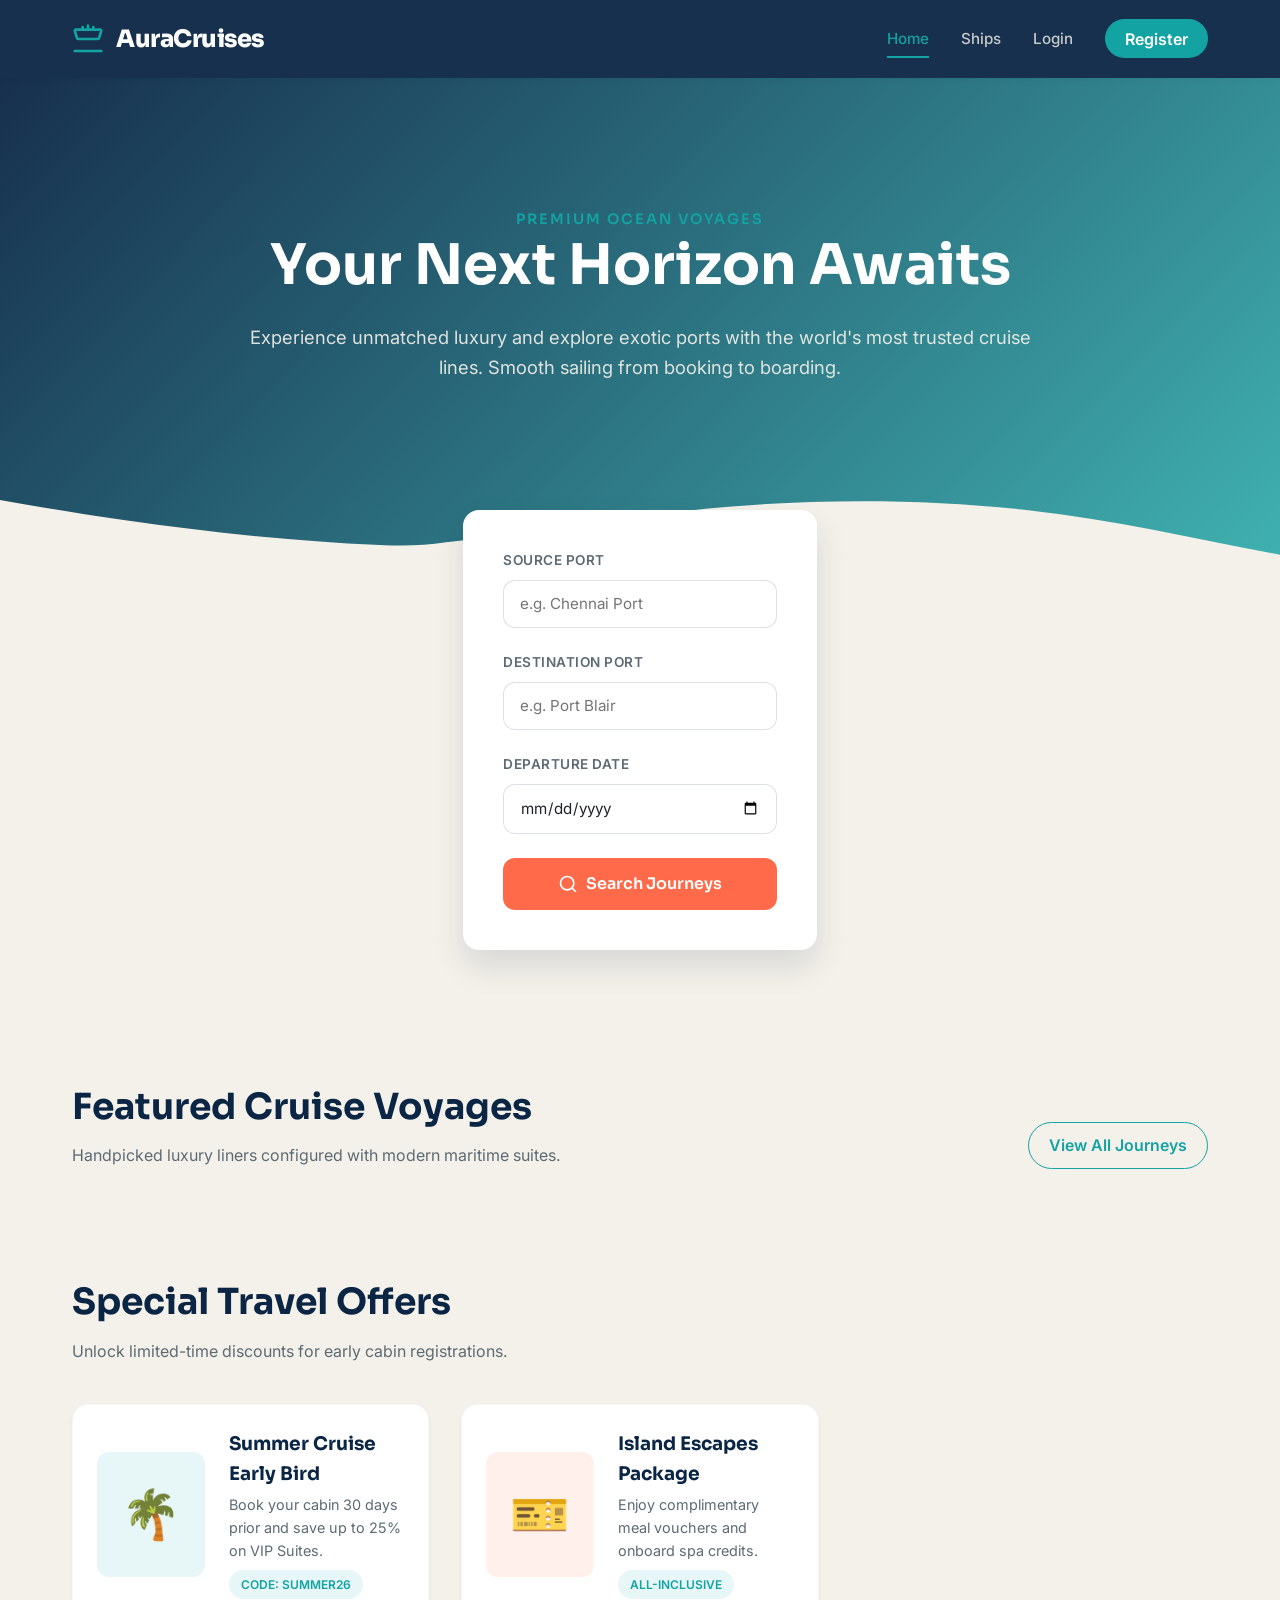
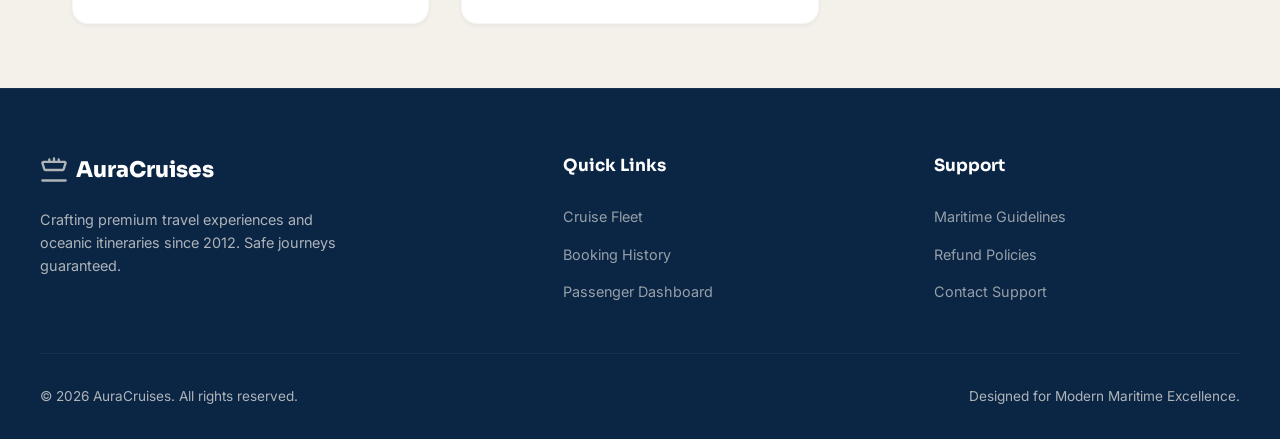
<file: ShipBookingSystem/Frontend/index.html>
<!DOCTYPE html>
<html lang="en">
<head>
    <meta charset="UTF-8">
    <meta name="viewport" content="width=device-width, initial-scale=1.0">
    <title>AuraCruises — Set Sail with Confidence</title>
    <meta name="description" content="Discover premium maritime voyages, search ships schedules, select deluxe cabins, and book cruise tickets online with AuraCruises.">
    <link rel="stylesheet" href="style.css">
</head>
<body data-page="home">

    <!-- Premium Glassmorphic Header -->
    <header class="header">
        <div class="nav-container">
            <a href="index.html" class="logo-container" id="logo-link">
                <svg class="logo-icon" viewBox="0 0 24 24">
                    <path d="M2 21h20M19.3 12H4.7c-.5 0-.9-.3-1-.8L2.1 6.1C2 5.5 2.4 5 3 5h18c.6 0 1 .5.9 1.1l-1.6 5.1c-.1.5-.5.8-1 .8zM12 2v3M8 3v2M16 3v2" stroke="currentColor" stroke-width="2" fill="none" stroke-linecap="round"/>
                </svg>
                <span class="logo-text">AuraCruises</span>
            </a>
            <nav aria-label="Main Navigation">
                <ul class="nav-menu" id="nav-menu">
                    <!-- Loaded dynamically via script.js -->
                </ul>
            </nav>
        </div>
    </header>

    <!-- Hero Banner with Wave Overlay -->
    <section class="hero">
        <div class="hero-content">
            <span class="hero-subtitle">Premium Ocean Voyages</span>
            <h1 class="hero-title">Your Next Horizon Awaits</h1>
            <p class="hero-desc">Experience unmatched luxury and explore exotic ports with the world's most trusted cruise lines. Smooth sailing from booking to boarding.</p>
        </div>
        <div class="hero-wave">
            <svg data-name="Layer 1" xmlns="http://www.w3.org/2000/svg" viewBox="0 0 1200 120" preserveAspectRatio="none">
                <path d="M321.39,56.44c58-10.79,114.16-30.13,172-41.86,82.39-16.72,168.19-17.73,250.45-.39C823.78,31,906.67,72,985.66,92.83c70.05,18.48,146.53,26.09,214.34,3V120H0V0C26.9,8.75,57.05,18.3,90.35,27.1,148.65,42.58,210.15,55.19,273.36,60.1,289.44,61.35,305.52,61.35,321.39,56.44Z" class="shape-fill"></path>
            </svg>
        </div>
    </section>

    <!-- Floating Search Panel -->
    <div class="search-container">
        <div class="search-card">
            <form class="search-form" id="home-search-form">
                <div class="form-group">
                    <label for="search-source">Source Port</label>
                    <input type="text" id="search-source" class="form-input" placeholder="e.g. Chennai Port">
                </div>
                <div class="form-group">
                    <label for="search-dest">Destination Port</label>
                    <input type="text" id="search-dest" class="form-input" placeholder="e.g. Port Blair">
                </div>
                <div class="form-group">
                    <label for="search-date">Departure Date</label>
                    <input type="date" id="search-date" class="form-input">
                </div>
                <button type="submit" class="btn-search" id="btn-search-submit">
                    <svg width="20" height="20" viewBox="0 0 24 24" fill="none" stroke="currentColor" stroke-width="2" stroke-linecap="round" stroke-linejoin="round">
                        <circle cx="11" cy="11" r="8"></circle>
                        <line x1="21" y1="21" x2="16.65" y2="16.65"></line>
                    </svg>
                    Search Journeys
                </button>
            </form>
        </div>
    </div>

    <!-- Featured Cruises -->
    <section class="section">
        <div class="section-header">
            <div class="section-title-wrapper">
                <h2 class="section-title">Featured Cruise Voyages</h2>
                <p class="section-subtitle">Handpicked luxury liners configured with modern maritime suites.</p>
            </div>
            <a href="ships.html" class="nav-btn-secondary" style="color: var(--accent-teal); border-color: var(--accent-teal)">View All Journeys</a>
        </div>
        <div class="card-grid" id="featured-cruises">
            <!-- Dynamically populated from API -->
        </div>
    </section>

    <!-- Latest Offers -->
    <section class="section" style="padding-top: 0;">
        <div class="section-header">
            <div class="section-title-wrapper">
                <h2 class="section-title">Special Travel Offers</h2>
                <p class="section-subtitle">Unlock limited-time discounts for early cabin registrations.</p>
            </div>
        </div>
        <div class="card-grid">
            <!-- Offer 1 -->
            <div class="card" style="flex-direction: row; align-items: center; padding: 1.5rem; gap: 1.5rem;">
                <div style="font-size: 3rem; background: rgba(19, 163, 163, 0.1); padding: 1.5rem; border-radius: var(--radius-md)">🌴</div>
                <div>
                    <h3 style="margin-bottom: 0.25rem;">Summer Cruise Early Bird</h3>
                    <p style="color: var(--text-slate); font-size: 0.9rem; margin-bottom: 0.5rem;">Book your cabin 30 days prior and save up to 25% on VIP Suites.</p>
                    <span class="badge-status status-confirmed">Code: SUMMER26</span>
                </div>
            </div>
            <!-- Offer 2 -->
            <div class="card" style="flex-direction: row; align-items: center; padding: 1.5rem; gap: 1.5rem;">
                <div style="font-size: 3rem; background: rgba(255, 107, 74, 0.1); padding: 1.5rem; border-radius: var(--radius-md)">🎫</div>
                <div>
                    <h3 style="margin-bottom: 0.25rem;">Island Escapes Package</h3>
                    <p style="color: var(--text-slate); font-size: 0.9rem; margin-bottom: 0.5rem;">Enjoy complimentary meal vouchers and onboard spa credits.</p>
                    <span class="badge-status status-success">All-inclusive</span>
                </div>
            </div>
        </div>
    </section>

    <!-- Premium Footer -->
    <footer class="footer">
        <div class="footer-grid">
            <div class="footer-col">
                <div class="footer-logo">
                    <svg class="footer-logo-icon" viewBox="0 0 24 24">
                        <path d="M2 21h20M19.3 12H4.7c-.5 0-.9-.3-1-.8L2.1 6.1C2 5.5 2.4 5 3 5h18c.6 0 1 .5.9 1.1l-1.6 5.1c-.1.5-.5.8-1 .8zM12 2v3M8 3v2M16 3v2" stroke="currentColor" stroke-width="2" fill="none" stroke-linecap="round"/>
                    </svg>
                    <span class="footer-logo-text">AuraCruises</span>
                </div>
                <p class="footer-desc">Crafting premium travel experiences and oceanic itineraries since 2012. Safe journeys guaranteed.</p>
            </div>
            <div class="footer-col">
                <h4>Quick Links</h4>
                <ul class="footer-menu">
                    <li><a href="ships.html" class="footer-menu-link">Cruise Fleet</a></li>
                    <li><a href="booking_history.html" class="footer-menu-link">Booking History</a></li>
                    <li><a href="passenger_dashboard.html" class="footer-menu-link">Passenger Dashboard</a></li>
                </ul>
            </div>
            <div class="footer-col">
                <h4>Support</h4>
                <ul class="footer-menu">
                    <li><a href="#" class="footer-menu-link">Maritime Guidelines</a></li>
                    <li><a href="#" class="footer-menu-link">Refund Policies</a></li>
                    <li><a href="#" class="footer-menu-link">Contact Support</a></li>
                </ul>
            </div>
        </div>
        <div class="footer-bottom">
            <p>&copy; 2026 AuraCruises. All rights reserved.</p>
            <p>Designed for Modern Maritime Excellence.</p>
        </div>
    </footer>

    <script src="script.js"></script>
</body>
</html>
</file>
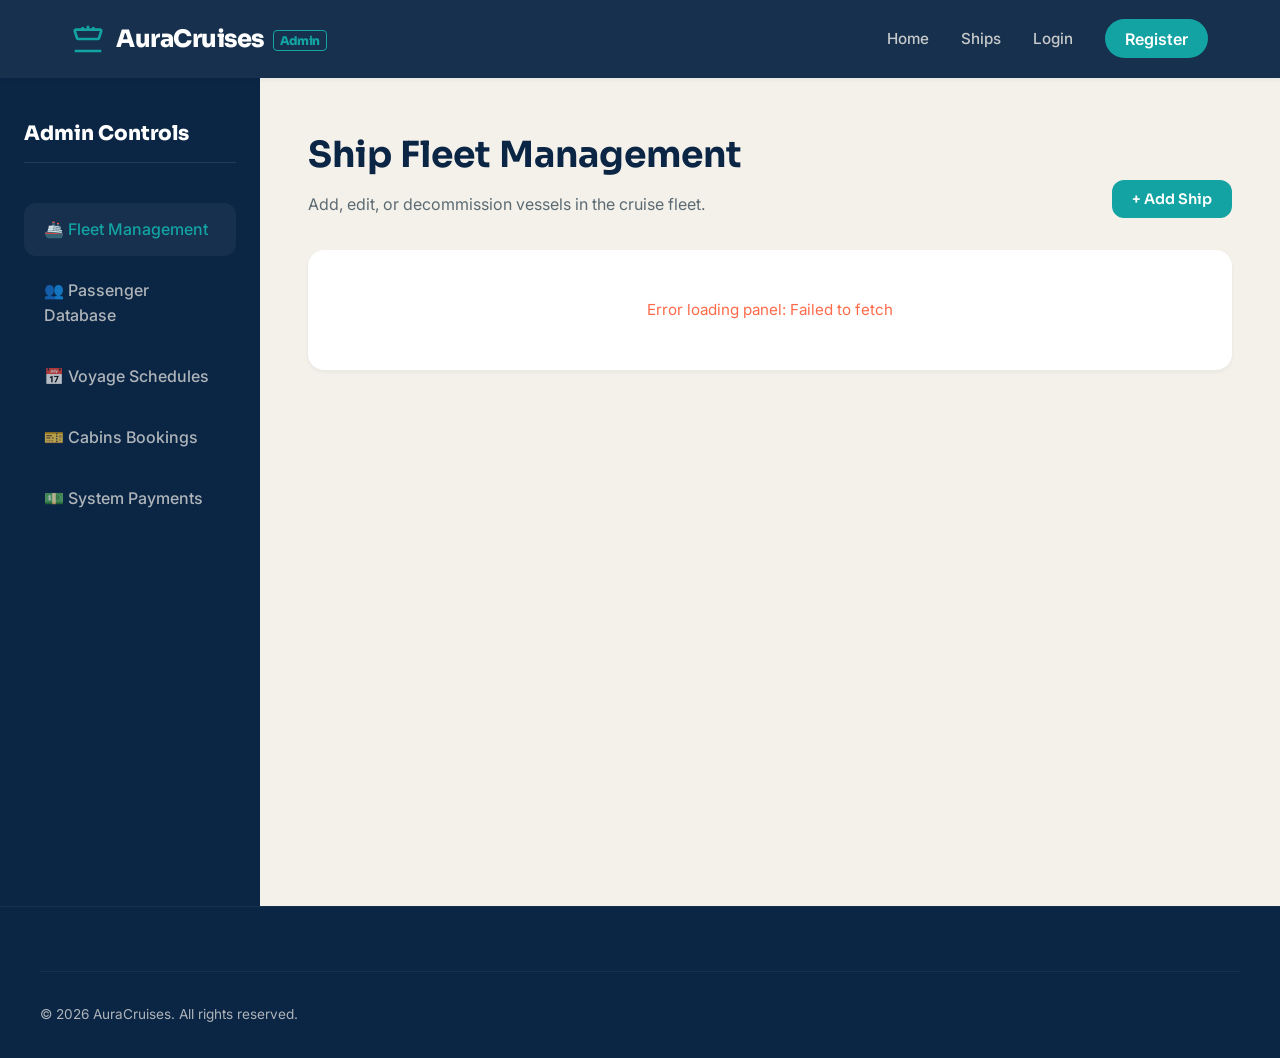
<file: ShipBookingSystem/Frontend/admin_dashboard.html>
<!DOCTYPE html>
<html lang="en">
<head>
    <meta charset="UTF-8">
    <meta name="viewport" content="width=device-width, initial-scale=1.0">
    <title>Admin Portal — AuraCruises</title>
    <link rel="stylesheet" href="style.css">
</head>
<body data-page="admin-dashboard">

    <header class="header">
        <div class="nav-container">
            <a href="index.html" class="logo-container">
                <svg class="logo-icon" viewBox="0 0 24 24">
                    <path d="M2 21h20M19.3 12H4.7c-.5 0-.9-.3-1-.8L2.1 6.1C2 5.5 2.4 5 3 5h18c.6 0 1 .5.9 1.1l-1.6 5.1c-.1.5-.5.8-1 .8zM12 2v3M8 3v2M16 3v2" stroke="currentColor" stroke-width="2" fill="none"/>
                </svg>
                <span class="logo-text">AuraCruises <span style="font-size:0.75rem; color:var(--accent-teal); vertical-align:middle; border:1px solid; padding:2px 6px; border-radius:4px; margin-left:5px;">Admin</span></span>
            </a>
            <nav>
                <ul class="nav-menu" id="nav-menu"></ul>
            </nav>
        </div>
    </header>

    <div class="dashboard-container">
        
        <!-- Sidebar Controls -->
        <aside class="dashboard-sidebar" aria-label="Admin Navigation">
            <h2 class="sidebar-title">Admin Controls</h2>
            <ul class="sidebar-menu">
                <li><a href="#" class="sidebar-link active" data-panel="ships">🚢 Fleet Management</a></li>
                <li><a href="#" class="sidebar-link" data-panel="passengers">👥 Passenger Database</a></li>
                <li><a href="#" class="sidebar-link" data-panel="schedules">📅 Voyage Schedules</a></li>
                <li><a href="#" class="sidebar-link" data-panel="bookings">🎫 Cabins Bookings</a></li>
                <li><a href="#" class="sidebar-link" data-panel="payments">💵 System Payments</a></li>
            </ul>
        </aside>

        <!-- Main Workspace -->
        <main class="dashboard-main">
            <div class="section-header" style="margin-bottom: 2rem;">
                <div class="section-title-wrapper">
                    <h1 class="section-title" id="panel-title">Fleet Management</h1>
                    <p class="section-subtitle" id="panel-subtitle">Add, edit, or decommission vessels in the cruise fleet.</p>
                </div>
                <button class="btn-add-entity" id="btn-add-entity">+ Add Ship</button>
            </div>

            <!-- Dynamic Table Wrapper -->
            <div class="table-wrapper">
                <table class="dashboard-table">
                    <thead>
                        <tr id="table-headers">
                            <!-- Populated via script.js -->
                        </tr>
                    </thead>
                    <tbody id="table-body">
                        <!-- Populated via script.js -->
                    </tbody>
                </table>
            </div>
        </main>
        
    </div>

    <!-- Universal CRUD Modal -->
    <div class="modal" id="entity-modal" role="dialog" aria-modal="true" aria-labelledby="modal-entity-title">
        <div class="modal-content">
            <div class="modal-header">
                <h2 class="modal-title" id="modal-entity-title">Add New Entity</h2>
                <button class="btn-close-modal" aria-label="Close Modal">&times;</button>
            </div>
            <form id="modal-form">
                <div id="modal-form-body">
                    <!-- Dynamic form inputs injected by script.js -->
                </div>
            </form>
        </div>
    </div>

    <footer class="footer">
        <div class="footer-bottom">
            <p>&copy; 2026 AuraCruises. All rights reserved.</p>
        </div>
    </footer>

    <script src="script.js"></script>
</body>
</html>
</file>
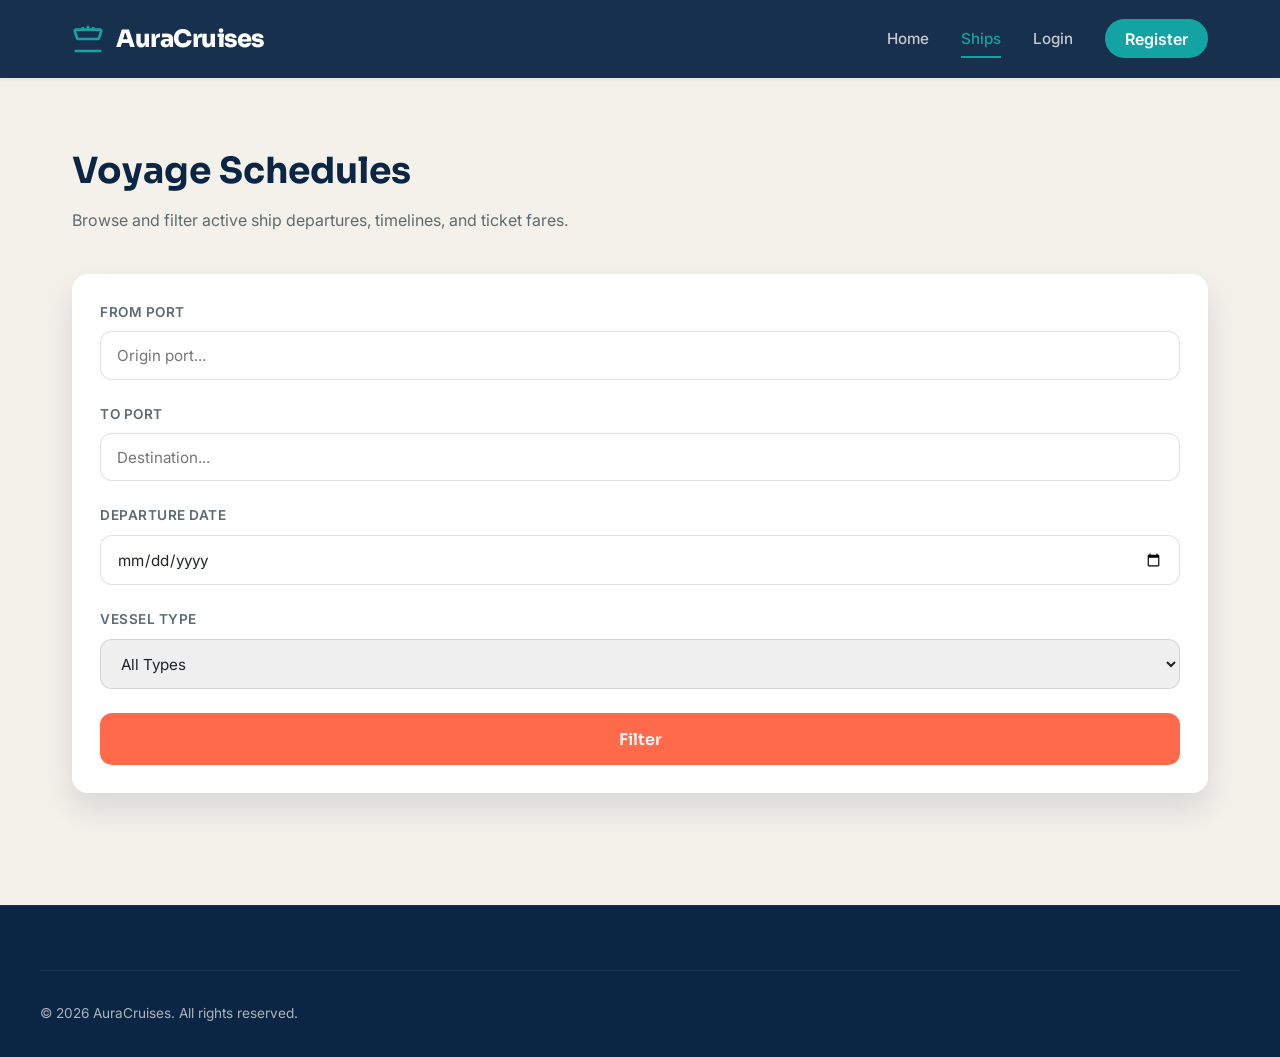
<file: ShipBookingSystem/Frontend/booking.html>
<!DOCTYPE html>
<html lang="en">
<head>
    <meta charset="UTF-8">
    <meta name="viewport" content="width=device-width, initial-scale=1.0">
    <title>Confirm Booking — AuraCruises</title>
    <link rel="stylesheet" href="style.css">
</head>
<body data-page="booking">

    <header class="header">
        <div class="nav-container">
            <a href="index.html" class="logo-container">
                <svg class="logo-icon" viewBox="0 0 24 24">
                    <path d="M2 21h20M19.3 12H4.7c-.5 0-.9-.3-1-.8L2.1 6.1C2 5.5 2.4 5 3 5h18c.6 0 1 .5.9 1.1l-1.6 5.1c-.1.5-.5.8-1 .8zM12 2v3M8 3v2M16 3v2" stroke="currentColor" stroke-width="2" fill="none"/>
                </svg>
                <span class="logo-text">AuraCruises</span>
            </a>
            <nav>
                <ul class="nav-menu" id="nav-menu"></ul>
            </nav>
        </div>
    </header>

    <main class="section">
        <div class="checkout-wrapper">
            
            <!-- Left Info Panel -->
            <div>
                <h1 class="section-title">Passenger Credentials</h1>
                <p class="section-subtitle" style="margin-bottom: 2.5rem;">Review the booking passenger passport details linked to your ticket.</p>
                
                <form class="auth-form" id="booking-form" style="background-color: var(--white); padding: 2.5rem; border-radius: var(--radius-lg); box-shadow: var(--shadow-sm);">
                    <div class="form-group">
                        <label for="book-name">Full Name</label>
                        <input type="text" id="book-name" class="form-input" readonly>
                    </div>
                    <div class="form-group">
                        <label for="book-email">Email Address</label>
                        <input type="email" id="book-email" class="form-input" readonly>
                    </div>
                    <div style="display: grid; grid-template-columns: repeat(2, 1fr); gap: 1rem;">
                        <div class="form-group">
                            <label for="book-phone">Phone Number</label>
                            <input type="text" id="book-phone" class="form-input" readonly>
                        </div>
                        <div class="form-group">
                            <label for="book-passport">Passport Number</label>
                            <input type="text" id="book-passport" class="form-input" readonly>
                        </div>
                    </div>
                    <button type="submit" class="btn-submit" id="btn-confirm-booking" style="height: 3.5rem;">Confirm & Proceed to Payment</button>
                </form>
            </div>

            <!-- Right Info Panel -->
            <div>
                <div class="summary-card">
                    <h2 class="summary-title">Ticket Details</h2>
                    
                    <div class="summary-row">
                        <span style="color: var(--text-slate);">Cruise Line</span>
                        <strong id="sum-ship">-</strong>
                    </div>
                    <div class="summary-row">
                        <span style="color: var(--text-slate);">Ports Routing</span>
                        <strong id="sum-route">-</strong>
                    </div>
                    <div class="summary-row">
                        <span style="color: var(--text-slate);">Journey Date</span>
                        <strong id="sum-date">-</strong>
                    </div>
                    <div class="summary-row">
                        <span style="color: var(--text-slate);">Lodging Class</span>
                        <strong id="sum-cabin">-</strong>
                    </div>
                    
                    <div class="summary-row total">
                        <span>Total Due</span>
                        <span id="sum-total">$0</span>
                    </div>
                </div>
            </div>
            
        </div>
    </main>

    <footer class="footer">
        <div class="footer-bottom">
            <p>&copy; 2026 AuraCruises. All rights reserved.</p>
        </div>
    </footer>

    <script src="script.js"></script>
</body>
</html>
</file>
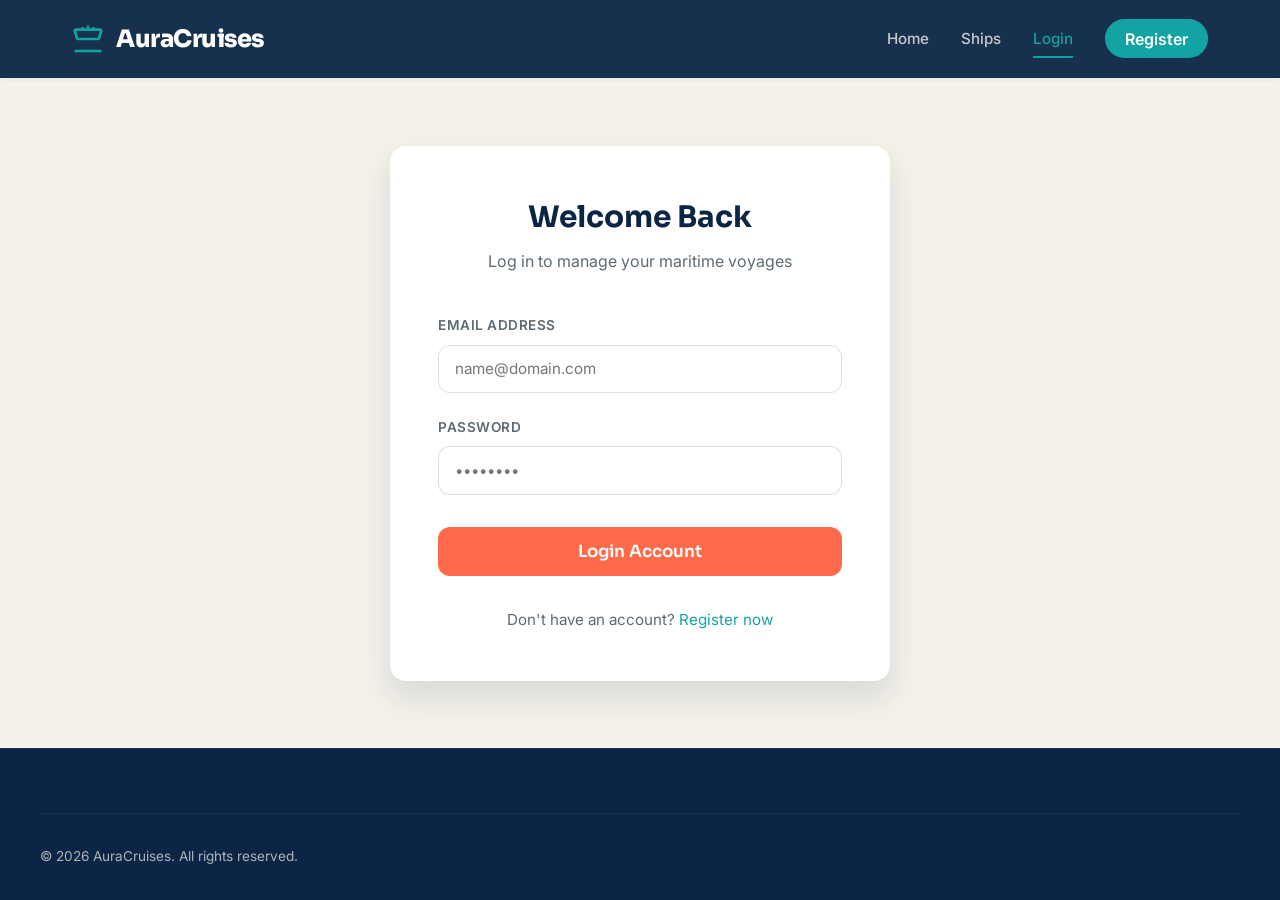
<file: ShipBookingSystem/Frontend/booking_history.html>
<!DOCTYPE html>
<html lang="en">
<head>
    <meta charset="UTF-8">
    <meta name="viewport" content="width=device-width, initial-scale=1.0">
    <title>My Voyages — AuraCruises</title>
    <link class="styles" rel="stylesheet" href="style.css">
</head>
<body data-page="booking-history">

    <header class="header">
        <div class="nav-container">
            <a href="index.html" class="logo-container">
                <svg class="logo-icon" viewBox="0 0 24 24">
                    <path d="M2 21h20M19.3 12H4.7c-.5 0-.9-.3-1-.8L2.1 6.1C2 5.5 2.4 5 3 5h18c.6 0 1 .5.9 1.1l-1.6 5.1c-.1.5-.5.8-1 .8zM12 2v3M8 3v2M16 3v2" stroke="currentColor" stroke-width="2" fill="none"/>
                </svg>
                <span class="logo-text">AuraCruises</span>
            </a>
            <nav>
                <ul class="nav-menu" id="nav-menu"></ul>
            </nav>
        </div>
    </header>

    <main class="section">
        <div class="section-header">
            <div class="section-title-wrapper">
                <h1 class="section-title">My Voyages History</h1>
                <p class="section-subtitle">Monitor details, dates, and processing status of your booked cruise trips.</p>
            </div>
        </div>

        <!-- Upcoming Voyages Segment -->
        <h2 style="font-size: 1.5rem; margin-bottom: 1rem; color: var(--primary-navy);">Upcoming Itineraries</h2>
        <div class="table-wrapper" style="margin-bottom: 3rem;">
            <table class="dashboard-table">
                <thead>
                    <tr>
                        <th id="th-b-id">Booking ID</th>
                        <th id="th-ship">Vessel</th>
                        <th id="th-route">Route</th>
                        <th id="th-date">Journey Date</th>
                        <th id="th-cabin">Cabin Class</th>
                        <th id="th-amount">Total Fare</th>
                        <th id="th-status">Booking Status</th>
                    </tr>
                </thead>
                <tbody id="upcoming-tbody">
                    <!-- Populated via script.js -->
                </tbody>
            </table>
        </div>

        <!-- Completed / Cancelled Segment -->
        <h2 style="font-size: 1.5rem; margin-bottom: 1rem; color: var(--primary-navy);">Cancelled Bookings</h2>
        <div class="table-wrapper">
            <table class="dashboard-table">
                <thead>
                    <tr>
                        <th>Booking ID</th>
                        <th>Vessel</th>
                        <th>Route</th>
                        <th>Journey Date</th>
                        <th>Cabin Class</th>
                        <th>Total Fare</th>
                        <th>Booking Status</th>
                    </tr>
                </thead>
                <tbody id="history-tbody">
                    <!-- Populated via script.js -->
                </tbody>
            </table>
        </div>
    </main>

    <footer class="footer">
        <div class="footer-bottom">
            <p>&copy; 2026 AuraCruises. All rights reserved.</p>
        </div>
    </footer>

    <script src="script.js"></script>
</body>
</html>
</file>
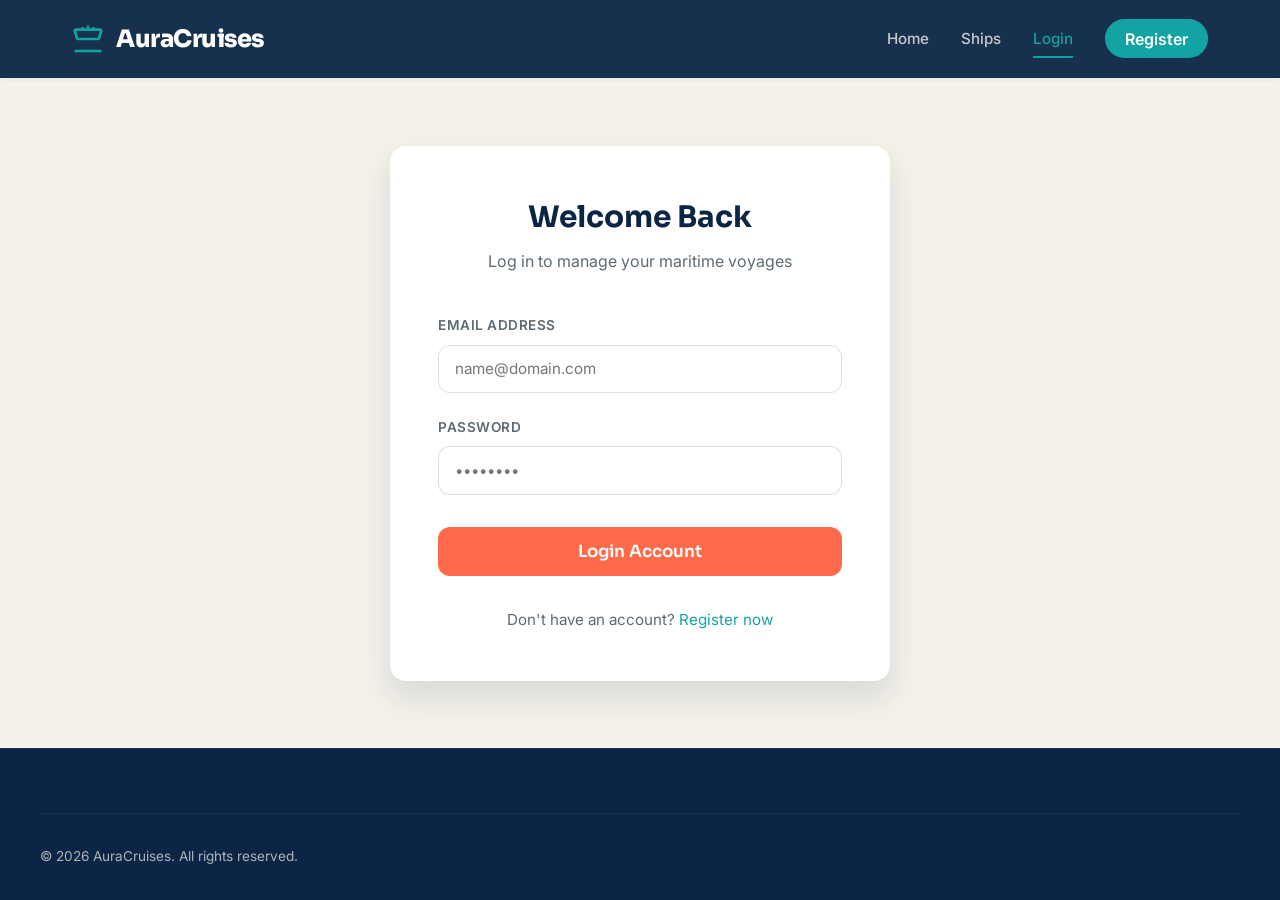
<file: ShipBookingSystem/Frontend/login.html>
<!DOCTYPE html>
<html lang="en">
<head>
    <meta charset="UTF-8">
    <meta name="viewport" content="width=device-width, initial-scale=1.0">
    <title>Login — AuraCruises</title>
    <link rel="stylesheet" href="style.css">
</head>
<body data-page="login">

    <header class="header">
        <div class="nav-container">
            <a href="index.html" class="logo-container">
                <svg class="logo-icon" viewBox="0 0 24 24">
                    <path d="M2 21h20M19.3 12H4.7c-.5 0-.9-.3-1-.8L2.1 6.1C2 5.5 2.4 5 3 5h18c.6 0 1 .5.9 1.1l-1.6 5.1c-.1.5-.5.8-1 .8zM12 2v3M8 3v2M16 3v2" stroke="currentColor" stroke-width="2" fill="none"/>
                </svg>
                <span class="logo-text">AuraCruises</span>
            </a>
            <nav>
                <ul class="nav-menu" id="nav-menu"></ul>
            </nav>
        </div>
    </header>

    <main class="auth-wrapper">
        <div class="auth-card">
            <div class="auth-header">
                <h1 class="auth-title">Welcome Back</h1>
                <p class="auth-subtitle">Log in to manage your maritime voyages</p>
            </div>
            <form class="auth-form" id="login-form">
                <div class="form-group">
                    <label for="login-email">Email Address</label>
                    <input type="email" id="login-email" class="form-input" placeholder="name@domain.com" required>
                </div>
                <div class="form-group">
                    <label for="login-password">Password</label>
                    <input type="password" id="login-password" class="form-input" placeholder="••••••••" required>
                </div>
                <button type="submit" class="btn-submit" id="btn-login-submit">Login Account</button>
            </form>
            <div class="auth-footer">
                Don't have an account? <a href="register.html">Register now</a>
            </div>
        </div>
    </main>

    <footer class="footer">
        <div class="footer-bottom">
            <p>&copy; 2026 AuraCruises. All rights reserved.</p>
        </div>
    </footer>

    <script src="script.js"></script>
</body>
</html>
</file>
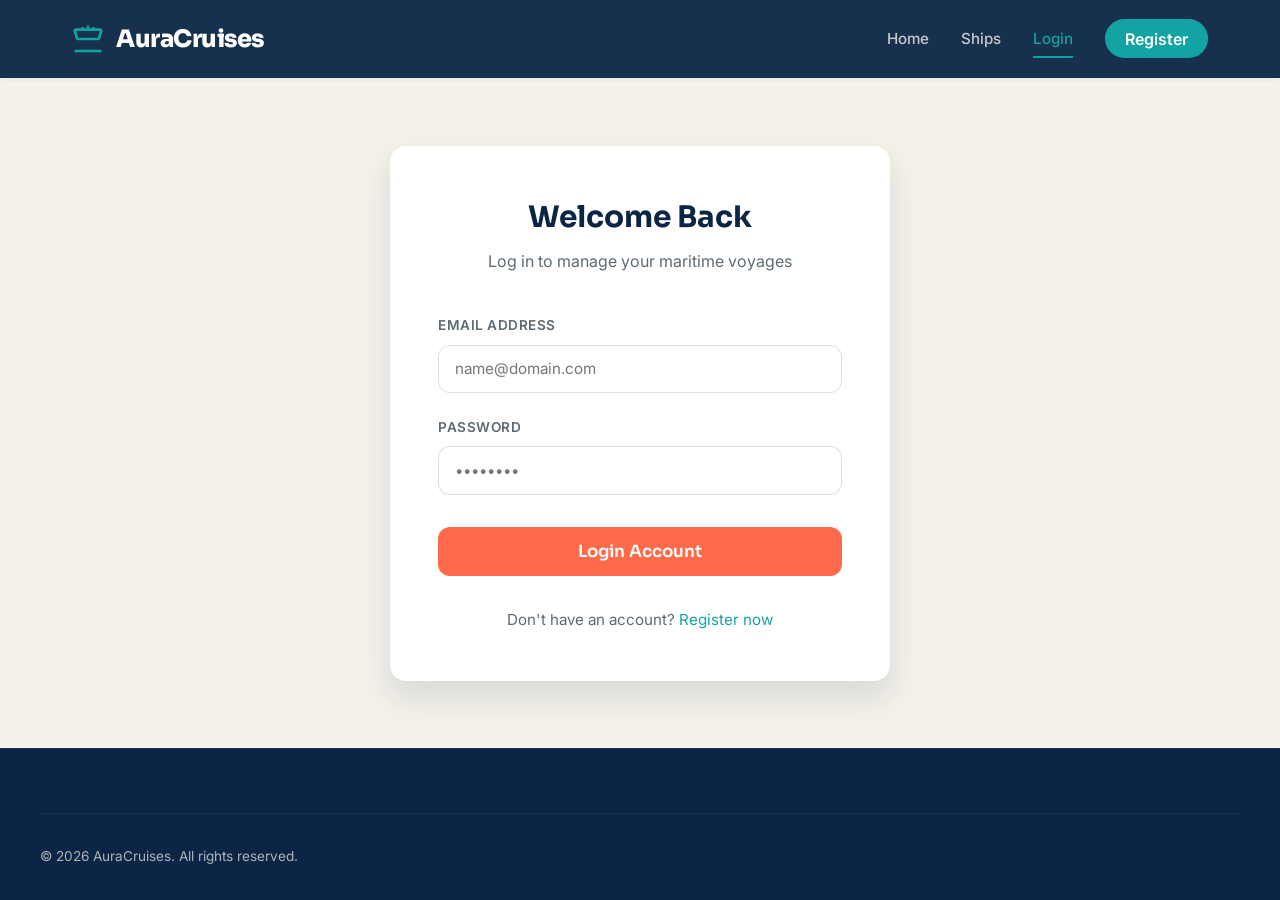
<file: ShipBookingSystem/Frontend/passenger_dashboard.html>
<!DOCTYPE html>
<html lang="en">
<head>
    <meta charset="UTF-8">
    <meta name="viewport" content="width=device-width, initial-scale=1.0">
    <title>Passenger Dashboard — AuraCruises</title>
    <link rel="stylesheet" href="style.css">
</head>
<body data-page="passenger-dashboard">

    <header class="header">
        <div class="nav-container">
            <a href="index.html" class="logo-container">
                <svg class="logo-icon" viewBox="0 0 24 24">
                    <path d="M2 21h20M19.3 12H4.7c-.5 0-.9-.3-1-.8L2.1 6.1C2 5.5 2.4 5 3 5h18c.6 0 1 .5.9 1.1l-1.6 5.1c-.1.5-.5.8-1 .8zM12 2v3M8 3v2M16 3v2" stroke="currentColor" stroke-width="2" fill="none"/>
                </svg>
                <span class="logo-text">AuraCruises</span>
            </a>
            <nav>
                <ul class="nav-menu" id="nav-menu"></ul>
            </nav>
        </div>
    </header>

    <div class="dashboard-container">
        
        <!-- Sidebar Navigation -->
        <aside class="dashboard-sidebar" aria-label="Dashboard Sidebar">
            <h2 class="sidebar-title">Passenger Portal</h2>
            <ul class="sidebar-menu">
                <li><a href="#" class="sidebar-link active">📊 Dashboard Summary</a></li>
                <li><a href="booking_history.html" class="sidebar-link">🚢 My Voyage Bookings</a></li>
                <li><a href="ships.html" class="sidebar-link">🔍 Book New Voyage</a></li>
            </ul>
        </aside>

        <!-- Main Dashboard View -->
        <main class="dashboard-main">
            <div style="background-color: var(--white); padding: 2.5rem; border-radius: var(--radius-lg); box-shadow: var(--shadow-sm); display: flex; align-items: center; justify-content: space-between; margin-bottom: 3rem;">
                <div>
                    <h1 class="section-title" id="user-full-name" style="margin-bottom: 0.25rem;">Passenger Name</h1>
                    <p class="section-subtitle" id="user-meta-info">Nationality | Passport Number</p>
                </div>
                <div style="font-size: 3rem;">⚓</div>
            </div>

            <!-- Metrics Cards Grid -->
            <div class="metrics-grid">
                <div class="metric-card">
                    <span class="metric-label">Total Bookings</span>
                    <div class="metric-val" id="metric-total">0</div>
                </div>
                <div class="metric-card">
                    <span class="metric-label">Confirmed Trips</span>
                    <div class="metric-val" id="metric-upcoming">0</div>
                </div>
                <div class="metric-card coral">
                    <span class="metric-label">Waiting Lists</span>
                    <div class="metric-val" id="metric-waiting">0</div>
                </div>
            </div>

            <!-- Payments Transaction History -->
            <h2 style="font-size: 1.5rem; margin-bottom: 1rem; color: var(--primary-navy);">Payments Ledger Log</h2>
            <div class="table-wrapper">
                <table class="dashboard-table">
                    <thead>
                        <tr>
                            <th>Payment ID</th>
                            <th>Reference Booking</th>
                            <th>Amount Paid</th>
                            <th>Payment Method</th>
                            <th>Transaction Code</th>
                            <th>Verification Status</th>
                        </tr>
                    </thead>
                    <tbody id="passenger-payments-tbody">
                        <!-- Loaded dynamically via script.js -->
                    </tbody>
                </table>
            </div>
        </main>
        
    </div>

    <footer class="footer">
        <div class="footer-bottom">
            <p>&copy; 2026 AuraCruises. All rights reserved.</p>
        </div>
    </footer>

    <script src="script.js"></script>
</body>
</html>
</file>
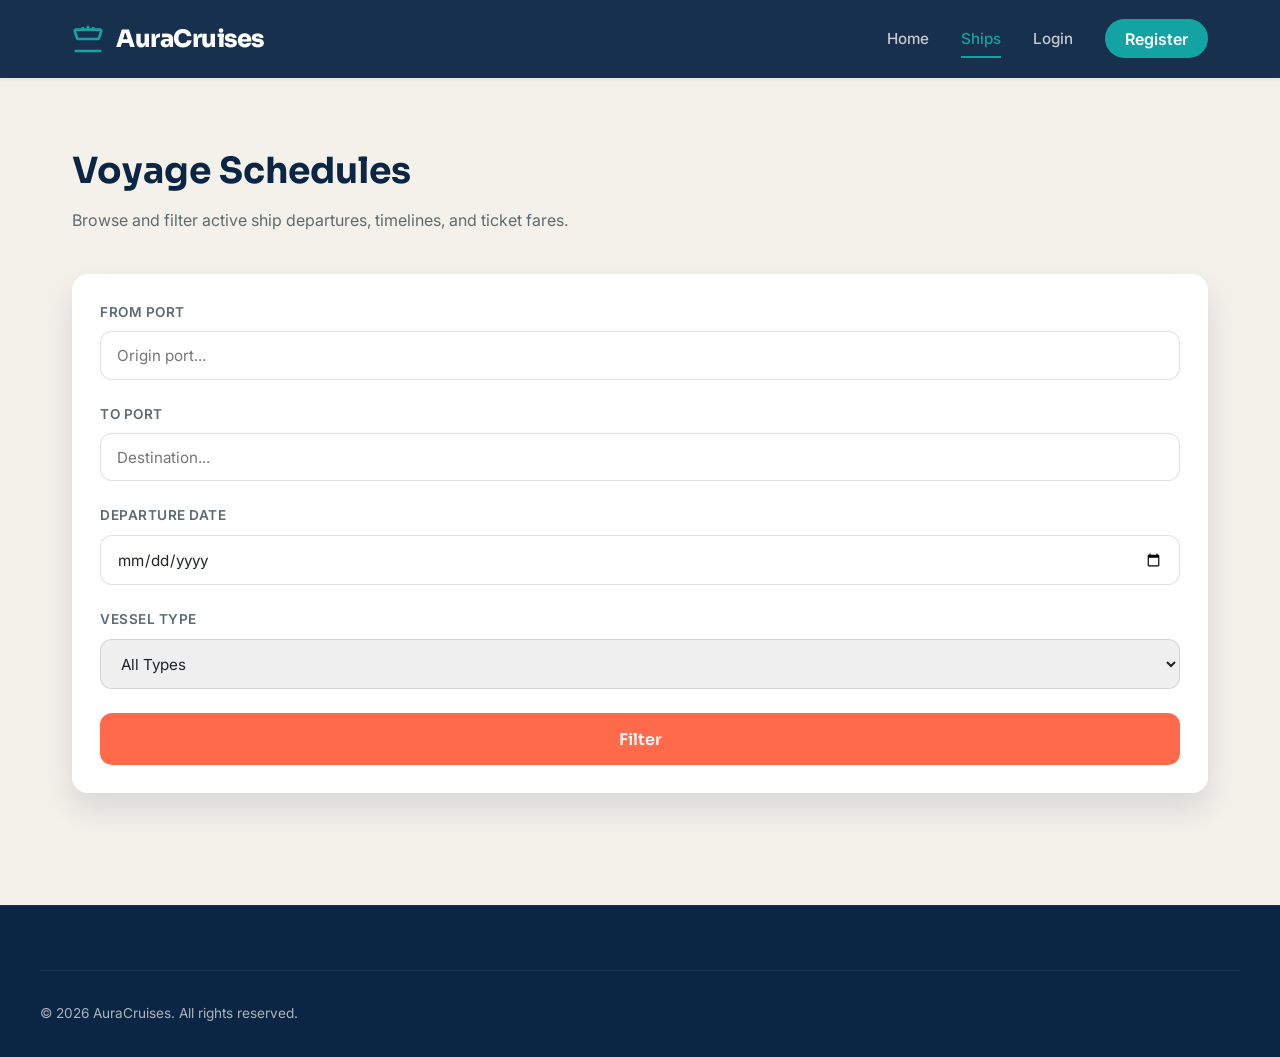
<file: ShipBookingSystem/Frontend/payment.html>
<!DOCTYPE html>
<html lang="en">
<head>
    <meta charset="UTF-8">
    <meta name="viewport" content="width=device-width, initial-scale=1.0">
    <title>Secure Checkout — AuraCruises</title>
    <link rel="stylesheet" href="style.css">
</head>
<body data-page="payment">

    <header class="header">
        <div class="nav-container">
            <a href="index.html" class="logo-container">
                <svg class="logo-icon" viewBox="0 0 24 24">
                    <path d="M2 21h20M19.3 12H4.7c-.5 0-.9-.3-1-.8L2.1 6.1C2 5.5 2.4 5 3 5h18c.6 0 1 .5.9 1.1l-1.6 5.1c-.1.5-.5.8-1 .8zM12 2v3M8 3v2M16 3v2" stroke="currentColor" stroke-width="2" fill="none"/>
                </svg>
                <span class="logo-text">AuraCruises</span>
            </a>
            <nav>
                <ul class="nav-menu" id="nav-menu"></ul>
            </nav>
        </div>
    </header>

    <main class="section">
        <div class="checkout-wrapper">
            
            <!-- Left Panel -->
            <div>
                <h1 class="section-title">Payment Method</h1>
                <p class="section-subtitle" style="margin-bottom: 2.5rem;">Select your preferred transaction gateway to complete checkout.</p>
                
                <div class="payment-grid">
                    <div class="payment-method-card active" data-method="UPI" id="pay-upi">
                        <span style="font-size: 1.5rem; display:block; margin-bottom:0.25rem;">📱</span>
                        UPI Transfer
                    </div>
                    <div class="payment-method-card" data-method="Credit Card" id="pay-cc">
                        <span style="font-size: 1.5rem; display:block; margin-bottom:0.25rem;">💳</span>
                        Credit Card
                    </div>
                    <div class="payment-method-card" data-method="Debit Card" id="pay-dc">
                        <span style="font-size: 1.5rem; display:block; margin-bottom:0.25rem;">🪪</span>
                        Debit Card
                    </div>
                    <div class="payment-method-card" data-method="Net Banking" id="pay-nb">
                        <span style="font-size: 1.5rem; display:block; margin-bottom:0.25rem;">🏦</span>
                        Net Banking
                    </div>
                    <div class="payment-method-card" data-method="Wallet" id="pay-w">
                        <span style="font-size: 1.5rem; display:block; margin-bottom:0.25rem;">💼</span>
                        e-Wallet
                    </div>
                </div>

                <div style="background-color: var(--white); padding: 2rem; border-radius: var(--radius-lg); box-shadow: var(--shadow-sm); margin-top: 2rem;">
                    <h3 style="margin-bottom: 1rem;">Payment Gateway Authorization</h3>
                    <p style="color: var(--text-slate); font-size: 0.9rem; margin-bottom: 1.5rem;">By confirming payment, you authorize AuraPay to deduct the specified ticket fare from your selected payment profile.</p>
                    <button class="btn-submit" id="btn-pay-now" style="width: 100%; height: 3.5rem; margin-top: 0.5rem;">Confirm & Pay</button>
                </div>
            </div>

            <!-- Right Panel -->
            <div>
                <div class="summary-card" style="text-align: center;">
                    <span style="font-size: 3rem;">🔒</span>
                    <h2 class="summary-title" style="margin-top: 1rem; border-bottom: none; padding-bottom: 0;">Total Amount Due</h2>
                    <div class="section-title" id="pay-amount" style="font-size: 3.25rem; color: var(--accent-teal); margin-bottom: 1.5rem;">$0</div>
                    <p style="color: var(--text-slate); font-size: 0.9rem; line-height: 1.4;">Timely payments guarantee cabin locks. Bookings with failed payments are auto-demoted after 24 hours.</p>
                </div>
            </div>
            
        </div>
    </main>

    <footer class="footer">
        <div class="footer-bottom">
            <p>&copy; 2026 AuraCruises. All rights reserved.</p>
        </div>
    </footer>

    <script src="script.js"></script>
</body>
</html>
</file>
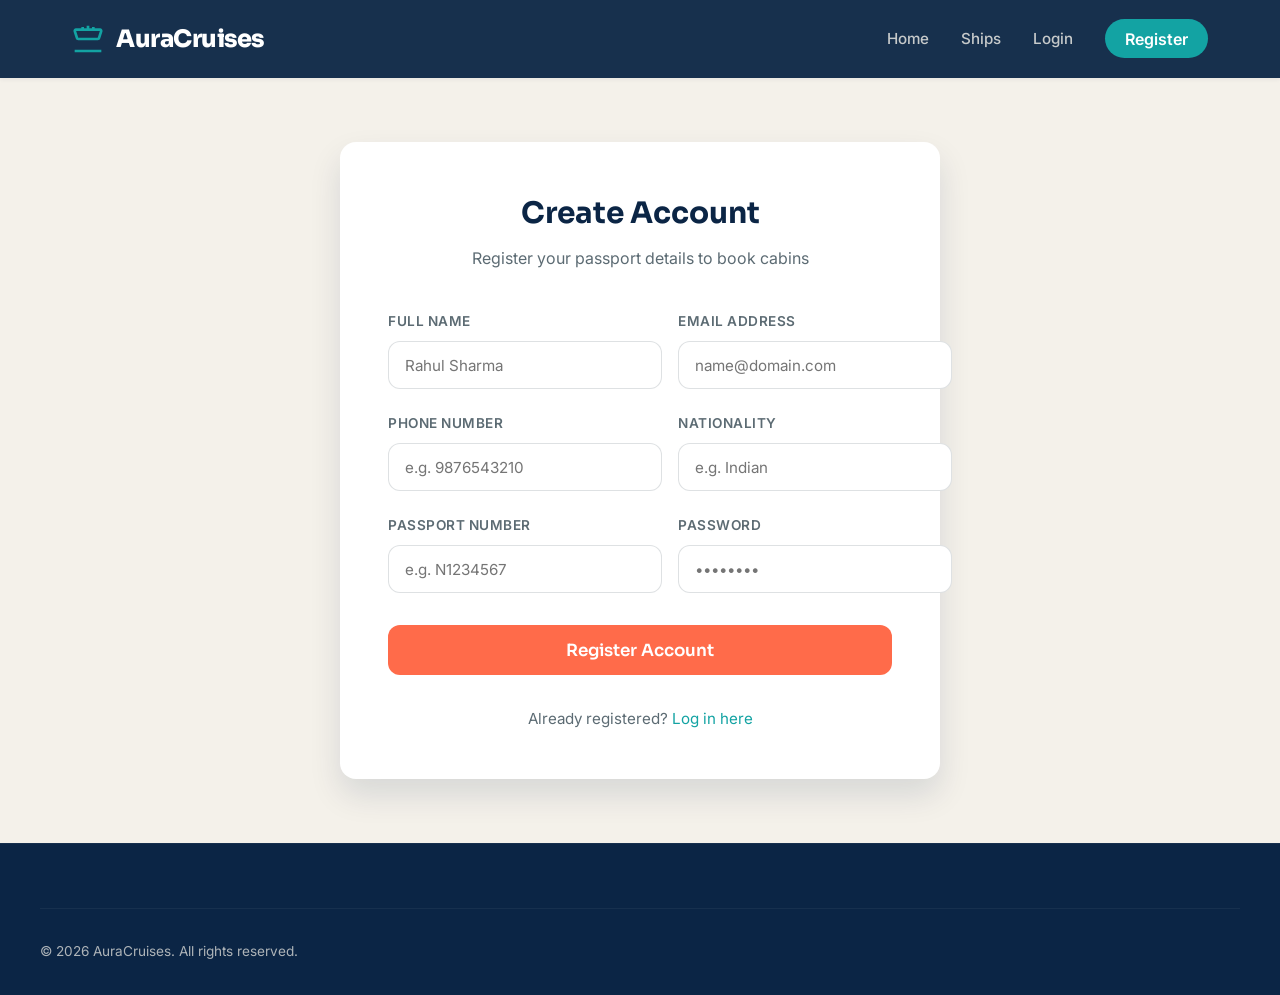
<file: ShipBookingSystem/Frontend/register.html>
<!DOCTYPE html>
<html lang="en">
<head>
    <meta charset="UTF-8">
    <meta name="viewport" content="width=device-width, initial-scale=1.0">
    <title>Register — AuraCruises</title>
    <link rel="stylesheet" href="style.css">
</head>
<body data-page="register">

    <header class="header">
        <div class="nav-container">
            <a href="index.html" class="logo-container">
                <svg class="logo-icon" viewBox="0 0 24 24">
                    <path d="M2 21h20M19.3 12H4.7c-.5 0-.9-.3-1-.8L2.1 6.1C2 5.5 2.4 5 3 5h18c.6 0 1 .5.9 1.1l-1.6 5.1c-.1.5-.5.8-1 .8zM12 2v3M8 3v2M16 3v2" stroke="currentColor" stroke-width="2" fill="none"/>
                </svg>
                <span class="logo-text">AuraCruises</span>
            </a>
            <nav>
                <ul class="nav-menu" id="nav-menu"></ul>
            </nav>
        </div>
    </header>

    <main class="auth-wrapper">
        <div class="auth-card" style="max-width: 600px;">
            <div class="auth-header">
                <h1 class="auth-title">Create Account</h1>
                <p class="auth-subtitle">Register your passport details to book cabins</p>
            </div>
            <form class="auth-form" id="register-form">
                <div style="display: grid; grid-template-columns: repeat(2, 1fr); gap: 1rem;">
                    <div class="form-group">
                        <label for="reg-name">Full Name</label>
                        <input type="text" id="reg-name" class="form-input" placeholder="Rahul Sharma" required>
                    </div>
                    <div class="form-group">
                        <label for="reg-email">Email Address</label>
                        <input type="email" id="reg-email" class="form-input" placeholder="name@domain.com" required>
                    </div>
                </div>
                <div style="display: grid; grid-template-columns: repeat(2, 1fr); gap: 1rem;">
                    <div class="form-group">
                        <label for="reg-phone">Phone Number</label>
                        <input type="tel" id="reg-phone" class="form-input" placeholder="e.g. 9876543210" required>
                    </div>
                    <div class="form-group">
                        <label for="reg-nationality">Nationality</label>
                        <input type="text" id="reg-nationality" class="form-input" placeholder="e.g. Indian" required>
                    </div>
                </div>
                <div style="display: grid; grid-template-columns: repeat(2, 1fr); gap: 1rem;">
                    <div class="form-group">
                        <label for="reg-passport">Passport Number</label>
                        <input type="text" id="reg-passport" class="form-input" placeholder="e.g. N1234567" required>
                    </div>
                    <div class="form-group">
                        <label for="reg-password">Password</label>
                        <input type="password" id="reg-password" class="form-input" placeholder="••••••••" required>
                    </div>
                </div>
                <button type="submit" class="btn-submit" id="btn-register-submit">Register Account</button>
            </form>
            <div class="auth-footer">
                Already registered? <a href="login.html">Log in here</a>
            </div>
        </div>
    </main>

    <footer class="footer">
        <div class="footer-bottom">
            <p>&copy; 2026 AuraCruises. All rights reserved.</p>
        </div>
    </footer>

    <script src="script.js"></script>
</body>
</html>
</file>
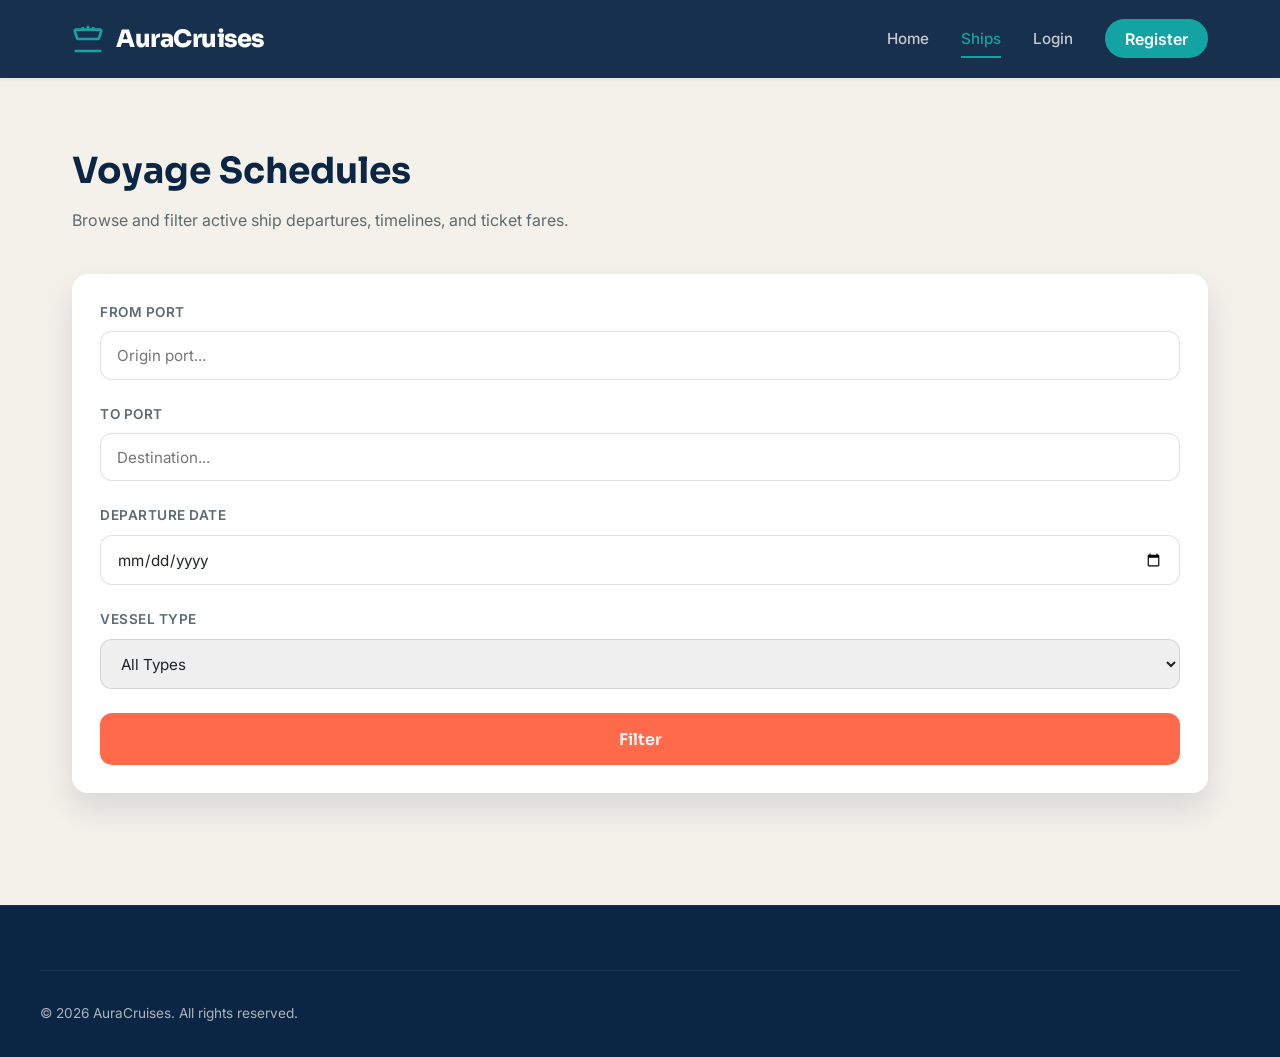
<file: ShipBookingSystem/Frontend/ship_details.html>
<!DOCTYPE html>
<html lang="en">
<head>
    <meta charset="UTF-8">
    <meta name="viewport" content="width=device-width, initial-scale=1.0">
    <title>Voyage Details — AuraCruises</title>
    <link rel="stylesheet" href="style.css">
</head>
<body data-page="ship-details">

    <header class="header">
        <div class="nav-container">
            <a href="index.html" class="logo-container">
                <svg class="logo-icon" viewBox="0 0 24 24">
                    <path d="M2 21h20M19.3 12H4.7c-.5 0-.9-.3-1-.8L2.1 6.1C2 5.5 2.4 5 3 5h18c.6 0 1 .5.9 1.1l-1.6 5.1c-.1.5-.5.8-1 .8zM12 2v3M8 3v2M16 3v2" stroke="currentColor" stroke-width="2" fill="none"/>
                </svg>
                <span class="logo-text">AuraCruises</span>
            </a>
            <nav>
                <ul class="nav-menu" id="nav-menu"></ul>
            </nav>
        </div>
    </header>

    <main class="section">
        <div class="details-grid">
            
            <!-- Left Info Column -->
            <div>
                <span class="badge-status status-confirmed" id="ship-name-badge" style="margin-bottom: 0.75rem;">Loading Ship...</span>
                <h1 class="section-title" id="ship-route" style="font-size: 2.75rem; line-height: 1.2; margin-bottom: 0.5rem;">Route Details</h1>
                <p class="section-subtitle" id="journey-info" style="margin-bottom: 2rem;">Voyage Timings</p>
                
                <!-- Gallery Carousel Mock -->
                <div class="gallery-carousel">
                    <img src="https://images.unsplash.com/photo-1548574505-5e239809ee19?q=80&w=1200&auto=format&fit=crop" alt="Premium Cruise Vessel">
                </div>

                <!-- Cabins Selector -->
                <div class="cabin-section">
                    <h2 class="section-title" style="font-size: 1.65rem;">Select Cabin Class</h2>
                    <p class="section-subtitle">Fares differ based on lodging capacity and premium suite privileges.</p>
                    
                    <div class="cabin-grid" id="cabins-grid">
                        <!-- Loaded via script.js -->
                    </div>
                </div>
            </div>

            <!-- Right Summary Column -->
            <div>
                <div class="summary-card">
                    <h2 class="summary-title">Journey Summary</h2>
                    
                    <div class="summary-row">
                        <span style="color: var(--text-slate);">Vessel</span>
                        <strong id="summary-ship">-</strong>
                    </div>
                    <div class="summary-row">
                        <span style="color: var(--text-slate);">Itinerary</span>
                        <strong id="summary-route">-</strong>
                    </div>
                    <div class="summary-row">
                        <span style="color: var(--text-slate);">Date</span>
                        <strong id="summary-date">-</strong>
                    </div>
                    <div class="summary-row">
                        <span style="color: var(--text-slate);">Cabin Class</span>
                        <strong id="summary-cabin">-</strong>
                    </div>
                    <div class="summary-row">
                        <span style="color: var(--text-slate);">Base Price</span>
                        <span id="base-fare-span">$0</span>
                    </div>
                    
                    <div class="summary-row total">
                        <span>Total Fare</span>
                        <span id="summary-total">$0</span>
                    </div>

                    <button class="btn-submit" id="btn-book-now" style="width: 100%; margin-top: 1.5rem; height: 3.5rem;">
                        Book Cabin Now
                    </button>
                    <p style="text-align: center; font-size: 0.85rem; color: var(--text-slate); margin-top: 1rem;">
                        🔒 Secure transaction checkouts powered by AuraPay.
                    </p>
                </div>
            </div>
            
        </div>
    </main>

    <footer class="footer">
        <div class="footer-bottom">
            <p>&copy; 2026 AuraCruises. All rights reserved.</p>
        </div>
    </footer>

    <script src="script.js"></script>
</body>
</html>
</file>
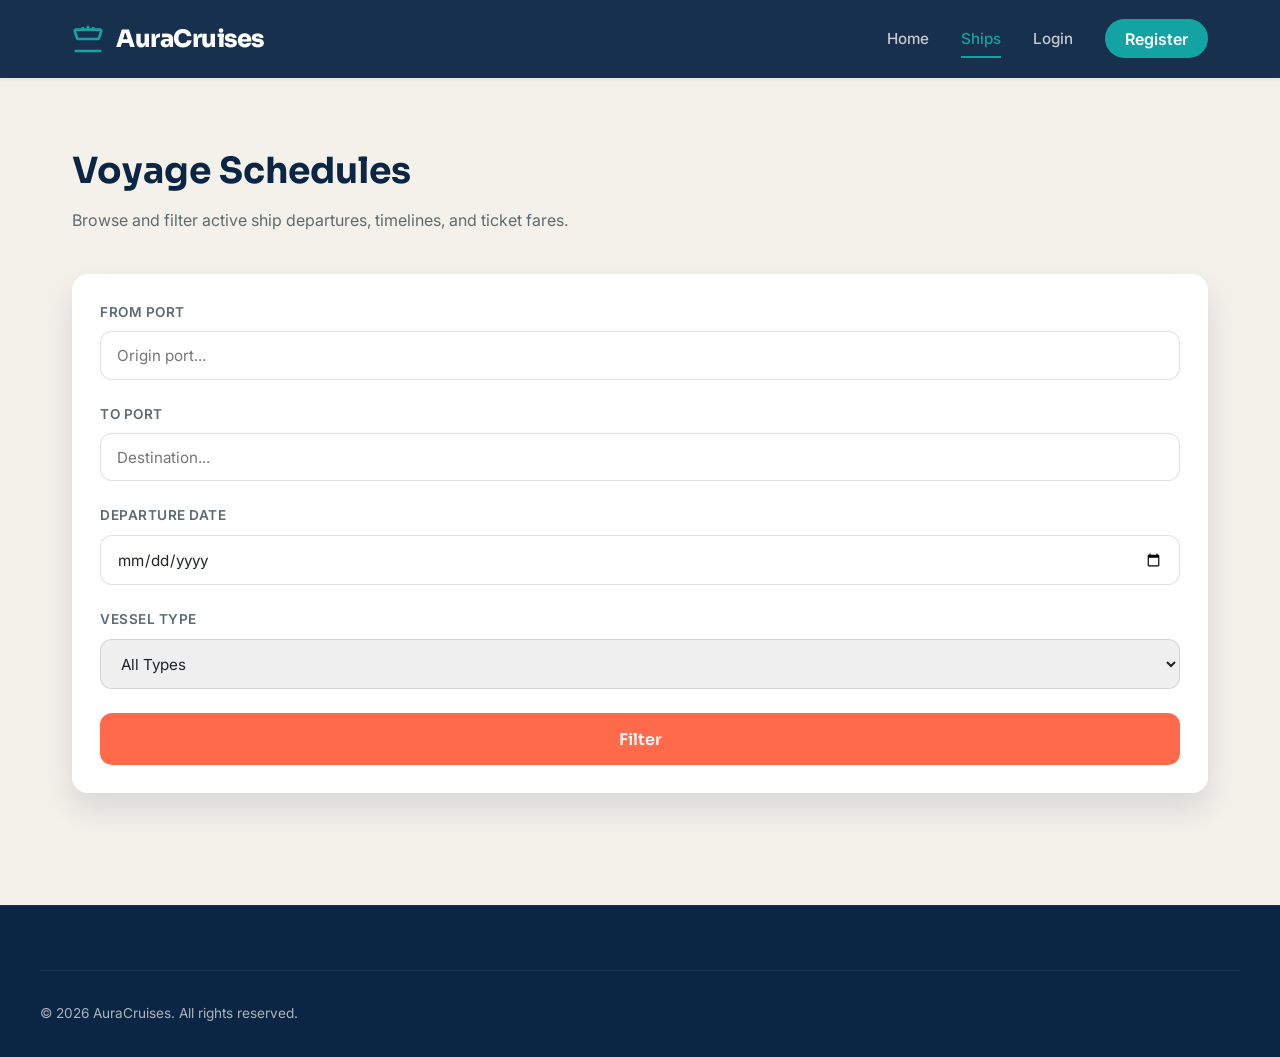
<file: ShipBookingSystem/Frontend/ships.html>
<!DOCTYPE html>
<html lang="en">
<head>
    <meta charset="UTF-8">
    <meta name="viewport" content="width=device-width, initial-scale=1.0">
    <title>Schedules & Voyages — AuraCruises</title>
    <link rel="stylesheet" href="style.css">
</head>
<body data-page="ships">

    <header class="header">
        <div class="nav-container">
            <a href="index.html" class="logo-container">
                <svg class="logo-icon" viewBox="0 0 24 24">
                    <path d="M2 21h20M19.3 12H4.7c-.5 0-.9-.3-1-.8L2.1 6.1C2 5.5 2.4 5 3 5h18c.6 0 1 .5.9 1.1l-1.6 5.1c-.1.5-.5.8-1 .8zM12 2v3M8 3v2M16 3v2" stroke="currentColor" stroke-width="2" fill="none"/>
                </svg>
                <span class="logo-text">AuraCruises</span>
            </a>
            <nav>
                <ul class="nav-menu" id="nav-menu"></ul>
            </nav>
        </div>
    </header>

    <main class="section">
        <div class="section-header">
            <div class="section-title-wrapper">
                <h1 class="section-title">Voyage Schedules</h1>
                <p class="section-subtitle">Browse and filter active ship departures, timelines, and ticket fares.</p>
            </div>
        </div>

        <!-- Inline Filters -->
        <div class="search-card" style="margin-bottom: 3rem; padding: 1.75rem;">
            <form class="search-form" id="filter-form">
                <div class="form-group">
                    <label for="filter-source">From Port</label>
                    <input type="text" id="filter-source" class="form-input" placeholder="Origin port...">
                </div>
                <div class="form-group">
                    <label for="filter-dest">To Port</label>
                    <input type="text" id="filter-dest" class="form-input" placeholder="Destination...">
                </div>
                <div class="form-group">
                    <label for="filter-date">Departure Date</label>
                    <input type="date" id="filter-date" class="form-input">
                </div>
                <div class="form-group">
                    <label for="filter-type">Vessel Type</label>
                    <select id="filter-type" class="form-input">
                        <option value="">All Types</option>
                        <option value="Cruise Ship">Cruise Ship</option>
                        <option value="Ferry">Ferry</option>
                        <option value="Luxury Yacht">Luxury Yacht</option>
                        <option value="River Cruise">River Cruise</option>
                    </select>
                </div>
                <button type="submit" class="btn-search" id="btn-apply-filters">Filter</button>
            </form>
        </div>

        <!-- Grid of Ships / Schedules -->
        <div class="card-grid" id="ships-grid">
            <!-- Populated via script.js -->
        </div>
    </main>

    <footer class="footer">
        <div class="footer-bottom">
            <p>&copy; 2026 AuraCruises. All rights reserved.</p>
        </div>
    </footer>

    <script src="script.js"></script>
</body>
</html>
</file>
<file: ShipBookingSystem/Frontend/style.css>
@import url('https://fonts.googleapis.com/css2?family=Inter:wght@300;400;500;600;700&family=Sora:wght@400;500;600;700;800&display=swap');

/* =====================================================================
   CORE DESIGN SYSTEM & VARIABLES
   ===================================================================== */
:root {
    --primary-navy: #0B2545;
    --primary-navy-rgb: 11, 37, 69;
    --accent-teal: #13A3A3;
    --accent-teal-hover: #0F8282;
    --bg-sand: #F4F1EA;
    --cta-coral: #FF6B4A;
    --cta-coral-hover: #E05333;
    --text-slate: #5C6B73;
    --text-dark: #1E2229;
    --white: #FFFFFF;
    
    --font-heading: 'Sora', sans-serif;
    --font-body: 'Inter', sans-serif;
    
    --radius-sm: 8px;
    --radius-md: 12px;
    --radius-lg: 16px;
    --radius-full: 9999px;
    
    --shadow-sm: 0 2px 4px rgba(11, 37, 73, 0.05);
    --shadow-md: 0 8px 16px rgba(11, 37, 73, 0.08);
    --shadow-lg: 0 16px 32px rgba(11, 37, 73, 0.12);
    
    --transition-fast: 0.2s ease;
    --transition-normal: 0.3s cubic-bezier(0.4, 0, 0.2, 1);
    
    --max-width: 1200px;
}

/* =====================================================================
   BASE STYLES
   ===================================================================== */
* {
    box-sizing: border-box;
    margin: 0;
    padding: 0;
}

body {
    font-family: var(--font-body);
    background-color: var(--bg-sand);
    color: var(--text-dark);
    line-height: 1.6;
    display: flex;
    flex-direction: column;
    min-height: 100vh;
}

h1, h2, h3, h4, h5, h6 {
    font-family: var(--font-heading);
    color: var(--primary-navy);
    font-weight: 700;
}

a {
    color: var(--accent-teal);
    text-decoration: none;
    transition: var(--transition-fast);
}

a:hover {
    color: var(--accent-teal-hover);
}

img {
    max-width: 100%;
    height: auto;
}

/* =====================================================================
   HEADER & NAVIGATION
   ===================================================================== */
.header {
    background-color: rgba(11, 37, 69, 0.95);
    backdrop-filter: blur(10px);
    position: sticky;
    top: 0;
    z-index: 100;
    box-shadow: var(--shadow-sm);
}

.nav-container {
    max-width: var(--max-width);
    margin: 0 auto;
    padding: 1.25rem 2rem;
    display: flex;
    justify-content: space-between;
    align-items: center;
}

.logo-container {
    display: flex;
    align-items: center;
    gap: 0.75rem;
}

.logo-text {
    font-family: var(--font-heading);
    font-size: 1.5rem;
    font-weight: 800;
    color: var(--white);
    letter-spacing: -0.5px;
}

.logo-icon {
    width: 2rem;
    height: 2rem;
    fill: var(--accent-teal);
}

.nav-menu {
    display: flex;
    list-style: none;
    align-items: center;
    gap: 2rem;
}

.nav-link {
    color: rgba(244, 241, 234, 0.8);
    font-weight: 500;
    font-size: 0.95rem;
    padding: 0.5rem 0;
    border-bottom: 2px solid transparent;
}

.nav-link:hover, .nav-link.active {
    color: var(--accent-teal);
    border-bottom-color: var(--accent-teal);
}

.nav-btn {
    background-color: var(--accent-teal);
    color: var(--white);
    padding: 0.6rem 1.25rem;
    border-radius: var(--radius-full);
    font-weight: 600;
    transition: var(--transition-fast);
}

.nav-btn:hover {
    background-color: var(--accent-teal-hover);
    color: var(--white);
}

.nav-btn-secondary {
    border: 1px solid rgba(244, 241, 234, 0.3);
    color: var(--white);
    padding: 0.6rem 1.25rem;
    border-radius: var(--radius-full);
    font-weight: 600;
    transition: var(--transition-fast);
}

.nav-btn-secondary:hover {
    border-color: var(--white);
    background-color: rgba(255, 255, 255, 0.05);
}

.nav-profile {
    display: flex;
    align-items: center;
    gap: 0.75rem;
    color: var(--white);
}

.nav-avatar {
    width: 2.25rem;
    height: 2.25rem;
    border-radius: var(--radius-full);
    background-color: var(--accent-teal);
    color: var(--white);
    display: flex;
    align-items: center;
    justify-content: center;
    font-weight: 700;
}

/* =====================================================================
   HERO BANNER
   ===================================================================== */
.hero {
    position: relative;
    background: linear-gradient(135deg, rgba(11, 37, 69, 0.95), rgba(19, 163, 163, 0.8)), 
                url('https://images.unsplash.com/photo-1548574505-5e239809ee19?q=80&w=1920&auto=format&fit=crop') no-repeat center center/cover;
    padding: 8rem 2rem 10rem;
    color: var(--white);
    text-align: center;
    overflow: hidden;
}

.hero-content {
    max-width: 800px;
    margin: 0 auto;
    position: relative;
    z-index: 2;
}

.hero-subtitle {
    font-family: var(--font-heading);
    font-weight: 600;
    color: var(--accent-teal);
    letter-spacing: 2px;
    text-transform: uppercase;
    margin-bottom: 1rem;
    font-size: 0.9rem;
}

.hero-title {
    font-size: 3.5rem;
    color: var(--white);
    line-height: 1.2;
    margin-bottom: 1.5rem;
}

.hero-desc {
    font-size: 1.15rem;
    color: rgba(244, 241, 234, 0.9);
    margin-bottom: 3rem;
}

.hero-wave {
    position: absolute;
    bottom: 0;
    left: 0;
    width: 100%;
    line-height: 0;
    z-index: 3;
}

.hero-wave svg {
    position: relative;
    display: block;
    width: calc(130% + 1.3px);
    height: 90px;
}

.hero-wave .shape-fill {
    fill: var(--bg-sand);
}

/* =====================================================================
   SEARCH COMPONENT (INDEX PAGE)
   ===================================================================== */
.search-container {
    max-width: var(--max-width);
    margin: -5rem auto 4rem;
    padding: 0 2rem;
    position: relative;
    z-index: 10;
}

.search-card {
    background-color: var(--white);
    border-radius: var(--radius-lg);
    box-shadow: var(--shadow-lg);
    padding: 2.5rem;
}

.search-form {
    display: grid;
    grid-template-columns: repeat(auto-fit, minmax(200px, 1fr)) auto;
    gap: 1.5rem;
    align-items: flex-end;
}

.form-group {
    display: flex;
    flex-direction: column;
    gap: 0.5rem;
}

.form-group label {
    font-size: 0.85rem;
    font-weight: 600;
    text-transform: uppercase;
    letter-spacing: 0.5px;
    color: var(--text-slate);
}

.form-input {
    border: 1px solid rgba(92, 107, 115, 0.2);
    border-radius: var(--radius-md);
    padding: 0.85rem 1rem;
    font-family: var(--font-body);
    font-size: 0.95rem;
    transition: var(--transition-fast);
    outline: none;
    color: var(--text-dark);
}

.form-input:focus {
    border-color: var(--accent-teal);
    box-shadow: 0 0 0 3px rgba(19, 163, 163, 0.15);
}

.btn-search {
    background-color: var(--cta-coral);
    color: var(--white);
    border: none;
    padding: 0.85rem 2rem;
    border-radius: var(--radius-md);
    font-family: var(--font-heading);
    font-weight: 600;
    font-size: 1rem;
    cursor: pointer;
    transition: var(--transition-fast);
    display: flex;
    align-items: center;
    justify-content: center;
    gap: 0.5rem;
    height: 3.25rem;
}

.btn-search:hover {
    background-color: var(--cta-coral-hover);
    transform: translateY(-2px);
    box-shadow: 0 4px 12px rgba(255, 107, 74, 0.3);
}

/* =====================================================================
   COMMON LAYOUTS
   ===================================================================== */
.section {
    padding: 4rem 2rem;
    max-width: var(--max-width);
    margin: 0 auto;
    width: 100%;
}

.section-header {
    display: flex;
    justify-content: space-between;
    align-items: flex-end;
    margin-bottom: 2.5rem;
}

.section-title-wrapper {
    max-width: 600px;
}

.section-title {
    font-size: 2.25rem;
    margin-bottom: 0.5rem;
}

.section-subtitle {
    color: var(--text-slate);
    font-size: 1rem;
}

/* =====================================================================
   CARDS & GRIDS
   ===================================================================== */
.card-grid {
    display: grid;
    grid-template-columns: repeat(auto-fill, minmax(320px, 1fr));
    gap: 2rem;
}

.card {
    background-color: var(--white);
    border-radius: var(--radius-lg);
    overflow: hidden;
    box-shadow: var(--shadow-sm);
    transition: var(--transition-normal);
    position: relative;
    border: 1px solid rgba(92, 107, 115, 0.05);
    display: flex;
    flex-direction: column;
}

.card:hover {
    transform: translateY(-8px);
    box-shadow: var(--shadow-lg);
}

.card-img-wrapper {
    position: relative;
    height: 220px;
    overflow: hidden;
    background: linear-gradient(135deg, var(--primary-navy), var(--accent-teal));
}

.card-img {
    width: 100%;
    height: 100%;
    object-fit: cover;
    transition: var(--transition-normal);
}

.card:hover .card-img {
    transform: scale(1.05);
}

.card-badge {
    position: absolute;
    top: 1rem;
    right: 1rem;
    background-color: var(--accent-teal);
    color: var(--white);
    padding: 0.35rem 0.85rem;
    border-radius: var(--radius-full);
    font-size: 0.8rem;
    font-weight: 600;
    text-transform: uppercase;
}

.card-content {
    padding: 1.75rem;
    display: flex;
    flex-direction: column;
    flex-grow: 1;
}

.card-title {
    font-size: 1.35rem;
    margin-bottom: 0.75rem;
}

.card-meta {
    display: flex;
    align-items: center;
    gap: 1rem;
    margin-bottom: 1.25rem;
    font-size: 0.9rem;
    color: var(--text-slate);
}

.card-meta-item {
    display: flex;
    align-items: center;
    gap: 0.35rem;
}

.card-footer {
    display: flex;
    justify-content: space-between;
    align-items: center;
    padding-top: 1.25rem;
    border-top: 1px solid rgba(92, 107, 115, 0.1);
    margin-top: auto;
}

.card-price {
    font-family: var(--font-heading);
    font-weight: 700;
    color: var(--primary-navy);
    font-size: 1.25rem;
}

.card-price span {
    font-size: 0.85rem;
    color: var(--text-slate);
    font-weight: 400;
}

.btn-card {
    background-color: var(--primary-navy);
    color: var(--white);
    padding: 0.6rem 1.25rem;
    border-radius: var(--radius-md);
    font-weight: 600;
    font-size: 0.9rem;
}

.btn-card:hover {
    background-color: var(--accent-teal);
    color: var(--white);
}

/* Status Badges */
.badge-status {
    padding: 0.3rem 0.75rem;
    border-radius: var(--radius-full);
    font-size: 0.75rem;
    font-weight: 600;
    text-transform: uppercase;
    display: inline-block;
}

.status-active, .status-success, .status-confirmed {
    background-color: rgba(19, 163, 163, 0.1);
    color: var(--accent-teal);
}

.status-maintenance, .status-pending, .status-waiting {
    background-color: rgba(255, 179, 0, 0.1);
    color: #E09000;
}

.status-inactive, .status-failed, .status-cancelled {
    background-color: rgba(255, 107, 74, 0.1);
    color: var(--cta-coral);
}

/* =====================================================================
   AUTH PAGES (LOGIN / REGISTER)
   ===================================================================== */
.auth-wrapper {
    display: flex;
    flex-grow: 1;
    align-items: center;
    justify-content: center;
    padding: 4rem 2rem;
}

.auth-card {
    background-color: var(--white);
    border-radius: var(--radius-lg);
    box-shadow: var(--shadow-lg);
    width: 100%;
    max-width: 500px;
    padding: 3rem;
}

.auth-header {
    text-align: center;
    margin-bottom: 2.5rem;
}

.auth-title {
    font-size: 1.85rem;
    margin-bottom: 0.5rem;
}

.auth-subtitle {
    color: var(--text-slate);
}

.auth-form {
    display: flex;
    flex-direction: column;
    gap: 1.5rem;
}

.btn-submit {
    background-color: var(--cta-coral);
    color: var(--white);
    border: none;
    padding: 0.9rem;
    border-radius: var(--radius-md);
    font-family: var(--font-heading);
    font-weight: 600;
    font-size: 1.05rem;
    cursor: pointer;
    transition: var(--transition-fast);
    margin-top: 0.5rem;
}

.btn-submit:hover {
    background-color: var(--cta-coral-hover);
    box-shadow: 0 4px 12px rgba(255, 107, 74, 0.3);
}

.auth-footer {
    text-align: center;
    margin-top: 2rem;
    font-size: 0.95rem;
    color: var(--text-slate);
}

/* =====================================================================
   SHIP DETAILS & CABIN SELECTION
   ===================================================================== */
.details-grid {
    display: grid;
    grid-template-columns: 1.8fr 1.2fr;
    gap: 3rem;
}

.gallery-carousel {
    border-radius: var(--radius-lg);
    overflow: hidden;
    height: 400px;
    background-color: var(--primary-navy);
    position: relative;
    box-shadow: var(--shadow-md);
}

.gallery-carousel img {
    width: 100%;
    height: 100%;
    object-fit: cover;
}

.cabin-section {
    margin-top: 3rem;
}

.cabin-grid {
    display: grid;
    grid-template-columns: repeat(auto-fit, minmax(280px, 1fr));
    gap: 1.5rem;
    margin-top: 1.5rem;
}

.cabin-card {
    background-color: var(--white);
    border-radius: var(--radius-md);
    padding: 1.5rem;
    box-shadow: var(--shadow-sm);
    border: 2px solid transparent;
    cursor: pointer;
    transition: var(--transition-fast);
    display: flex;
    flex-direction: column;
    gap: 0.5rem;
}

.cabin-card:hover {
    border-color: rgba(19, 163, 163, 0.4);
    transform: translateY(-2px);
}

.cabin-card.selected {
    border-color: var(--accent-teal);
    background-color: rgba(19, 163, 163, 0.02);
    box-shadow: var(--shadow-md);
}

.cabin-header {
    display: flex;
    justify-content: space-between;
    align-items: center;
}

.cabin-name {
    font-weight: 700;
    color: var(--primary-navy);
    font-size: 1.15rem;
}

.cabin-price {
    font-weight: 700;
    color: var(--accent-teal);
}

.cabin-desc {
    font-size: 0.85rem;
    color: var(--text-slate);
}

/* =====================================================================
   BOOKING PAGE & PAYMENT CHECKOUT
   ===================================================================== */
.checkout-wrapper {
    display: grid;
    grid-template-columns: 1.6fr 1.4fr;
    gap: 3rem;
}

.summary-card {
    background-color: var(--white);
    border-radius: var(--radius-lg);
    box-shadow: var(--shadow-md);
    padding: 2.5rem;
    position: sticky;
    top: 6rem;
}

.summary-title {
    font-size: 1.5rem;
    margin-bottom: 1.5rem;
    border-bottom: 1px solid rgba(92, 107, 115, 0.1);
    padding-bottom: 0.75rem;
}

.summary-row {
    display: flex;
    justify-content: space-between;
    margin-bottom: 1rem;
    font-size: 0.95rem;
}

.summary-row.total {
    border-top: 2px dashed rgba(92, 107, 115, 0.2);
    padding-top: 1.25rem;
    margin-top: 1.25rem;
    font-weight: 700;
    font-size: 1.35rem;
    color: var(--primary-navy);
}

.payment-grid {
    display: grid;
    grid-template-columns: repeat(2, 1fr);
    gap: 1rem;
    margin: 1.5rem 0;
}

.payment-method-card {
    background-color: var(--white);
    border: 2px solid rgba(92, 107, 115, 0.15);
    border-radius: var(--radius-md);
    padding: 1.25rem;
    cursor: pointer;
    text-align: center;
    font-weight: 600;
    transition: var(--transition-fast);
}

.payment-method-card:hover {
    border-color: var(--accent-teal);
    background-color: rgba(19, 163, 163, 0.02);
}

.payment-method-card.active {
    border-color: var(--accent-teal);
    background-color: rgba(19, 163, 163, 0.05);
    color: var(--accent-teal);
}

.payment-status-box {
    text-align: center;
    padding: 4rem 2rem;
    border-radius: var(--radius-lg);
    background-color: var(--white);
    box-shadow: var(--shadow-lg);
    max-width: 500px;
    margin: 0 auto;
}

.status-icon {
    width: 5rem;
    height: 5rem;
    margin-bottom: 2rem;
}

/* =====================================================================
   DASHBOARDS (PASSENGER & ADMIN)
   ===================================================================== */
.dashboard-container {
    display: grid;
    grid-template-columns: 260px 1fr;
    min-height: calc(100vh - 72px);
}

.dashboard-sidebar {
    background-color: var(--primary-navy);
    color: var(--white);
    padding: 2.5rem 1.5rem;
    display: flex;
    flex-direction: column;
    gap: 2.5rem;
}

.sidebar-title {
    color: var(--white);
    font-size: 1.25rem;
    font-weight: 800;
    border-bottom: 1px solid rgba(255, 255, 255, 0.1);
    padding-bottom: 0.75rem;
}

.sidebar-menu {
    list-style: none;
    display: flex;
    flex-direction: column;
    gap: 0.5rem;
}

.sidebar-link {
    display: flex;
    align-items: center;
    gap: 0.85rem;
    color: rgba(244, 241, 234, 0.7);
    padding: 0.85rem 1.25rem;
    border-radius: var(--radius-md);
    font-weight: 500;
    transition: var(--transition-fast);
}

.sidebar-link:hover, .sidebar-link.active {
    background-color: rgba(255, 255, 255, 0.05);
    color: var(--accent-teal);
}

.dashboard-main {
    padding: 3rem;
    overflow-y: auto;
}

.metrics-grid {
    display: grid;
    grid-template-columns: repeat(auto-fit, minmax(220px, 1fr));
    gap: 1.75rem;
    margin-bottom: 3rem;
}

.metric-card {
    background-color: var(--white);
    padding: 2rem;
    border-radius: var(--radius-lg);
    box-shadow: var(--shadow-sm);
    display: flex;
    flex-direction: column;
    gap: 0.5rem;
    position: relative;
    overflow: hidden;
}

.metric-card::before {
    content: '';
    position: absolute;
    left: 0;
    top: 0;
    height: 100%;
    width: 5px;
    background-color: var(--accent-teal);
}

.metric-card.coral::before {
    background-color: var(--cta-coral);
}

.metric-label {
    font-size: 0.85rem;
    text-transform: uppercase;
    font-weight: 600;
    color: var(--text-slate);
    letter-spacing: 0.5px;
}

.metric-val {
    font-family: var(--font-heading);
    font-size: 2.25rem;
    font-weight: 800;
    color: var(--primary-navy);
}

/* Tables styling */
.table-wrapper {
    background-color: var(--white);
    border-radius: var(--radius-lg);
    box-shadow: var(--shadow-sm);
    overflow: hidden;
    margin-top: 1.5rem;
}

.table-header-row {
    display: flex;
    justify-content: space-between;
    align-items: center;
    padding: 1.5rem 2rem;
    border-bottom: 1px solid rgba(92, 107, 115, 0.1);
}

.dashboard-table {
    width: 100%;
    border-collapse: collapse;
    text-align: left;
}

.dashboard-table th {
    background-color: rgba(92, 107, 115, 0.02);
    font-family: var(--font-heading);
    font-weight: 700;
    color: var(--primary-navy);
    padding: 1.25rem 2rem;
    font-size: 0.9rem;
    border-bottom: 1px solid rgba(92, 107, 115, 0.1);
}

.dashboard-table td {
    padding: 1.25rem 2rem;
    border-bottom: 1px solid rgba(92, 107, 115, 0.05);
    font-size: 0.95rem;
    color: var(--text-dark);
}

.dashboard-table tr:last-child td {
    border-bottom: none;
}

.dashboard-table tr:hover td {
    background-color: rgba(19, 163, 163, 0.01);
}

/* Actions buttons in tables */
.table-actions {
    display: flex;
    gap: 0.5rem;
}

.btn-action {
    border: none;
    background: none;
    cursor: pointer;
    padding: 0.35rem 0.75rem;
    border-radius: var(--radius-sm);
    font-weight: 600;
    font-size: 0.85rem;
    transition: var(--transition-fast);
}

.btn-action-edit {
    background-color: rgba(19, 163, 163, 0.1);
    color: var(--accent-teal);
}

.btn-action-edit:hover {
    background-color: var(--accent-teal);
    color: var(--white);
}

.btn-action-delete {
    background-color: rgba(255, 107, 74, 0.1);
    color: var(--cta-coral);
}

.btn-action-delete:hover {
    background-color: var(--cta-coral);
    color: var(--white);
}

.btn-add-entity {
    background-color: var(--accent-teal);
    color: var(--white);
    border: none;
    padding: 0.6rem 1.25rem;
    border-radius: var(--radius-md);
    font-family: var(--font-heading);
    font-weight: 600;
    cursor: pointer;
    font-size: 0.9rem;
    transition: var(--transition-fast);
}

.btn-add-entity:hover {
    background-color: var(--accent-teal-hover);
    transform: translateY(-1px);
}

/* Modals */
.modal {
    position: fixed;
    top: 0;
    left: 0;
    width: 100%;
    height: 100%;
    background-color: rgba(11, 37, 69, 0.6);
    backdrop-filter: blur(4px);
    z-index: 200;
    display: flex;
    align-items: center;
    justify-content: center;
    opacity: 0;
    pointer-events: none;
    transition: var(--transition-fast);
}

.modal.open {
    opacity: 1;
    pointer-events: auto;
}

.modal-content {
    background-color: var(--white);
    border-radius: var(--radius-lg);
    box-shadow: var(--shadow-lg);
    width: 100%;
    max-width: 600px;
    max-height: 90vh;
    overflow-y: auto;
    padding: 2.5rem;
    transform: scale(0.9);
    transition: var(--transition-normal);
}

.modal.open .modal-content {
    transform: scale(1);
}

.modal-header {
    display: flex;
    justify-content: space-between;
    align-items: center;
    margin-bottom: 2rem;
}

.modal-title {
    font-size: 1.5rem;
}

.btn-close-modal {
    border: none;
    background: none;
    font-size: 1.5rem;
    cursor: pointer;
    color: var(--text-slate);
}

.btn-close-modal:hover {
    color: var(--text-dark);
}

/* =====================================================================
   FOOTER
   ===================================================================== */
.footer {
    background-color: var(--primary-navy);
    color: rgba(244, 241, 234, 0.7);
    padding: 4rem 2rem 2rem;
    margin-top: auto;
    border-top: 1px solid rgba(255, 255, 255, 0.05);
}

.footer-grid {
    max-width: var(--max-width);
    margin: 0 auto 3rem;
    display: grid;
    grid-template-columns: 1.5fr 1fr 1fr;
    gap: 4rem;
}

.footer-logo {
    display: flex;
    align-items: center;
    gap: 0.5rem;
    margin-bottom: 1.25rem;
}

.footer-logo-text {
    font-family: var(--font-heading);
    font-size: 1.35rem;
    color: var(--white);
    font-weight: 800;
}

.footer-logo-icon {
    width: 1.75rem;
    height: 1.75rem;
    fill: var(--accent-teal);
}

.footer-desc {
    font-size: 0.9rem;
    max-width: 320px;
}

.footer-col h4 {
    color: var(--white);
    margin-bottom: 1.5rem;
    font-size: 1.05rem;
}

.footer-menu {
    list-style: none;
    display: flex;
    flex-direction: column;
    gap: 0.75rem;
}

.footer-menu-link {
    color: rgba(244, 241, 234, 0.6);
    font-size: 0.9rem;
    transition: var(--transition-fast);
}

.footer-menu-link:hover {
    color: var(--accent-teal);
    padding-left: 4px;
}

.footer-bottom {
    max-width: var(--max-width);
    margin: 0 auto;
    padding-top: 2rem;
    border-top: 1px solid rgba(255, 255, 255, 0.05);
    display: flex;
    justify-content: space-between;
    font-size: 0.85rem;
}

/* =====================================================================
   RESPONSIVENESS
   ===================================================================== */
@media (max-width: 992px) {
    .dashboard-container {
        grid-template-columns: 1fr;
    }
    .dashboard-sidebar {
        display: none; /* In production: add mobile drawer */
    }
    .details-grid, .checkout-wrapper {
        grid-template-columns: 1fr;
    }
    .summary-card {
        position: static;
    }
}

@media (max-width: 768px) {
    .hero-title {
        font-size: 2.5rem;
    }
    .search-form {
        grid-template-columns: 1fr;
    }
    .nav-menu {
        display: none; /* Simple mobile toggle in JS */
    }
    .footer-grid {
        grid-template-columns: 1fr;
        gap: 2.5rem;
    }
    .dashboard-main {
        padding: 1.5rem;
    }
}
</file>
